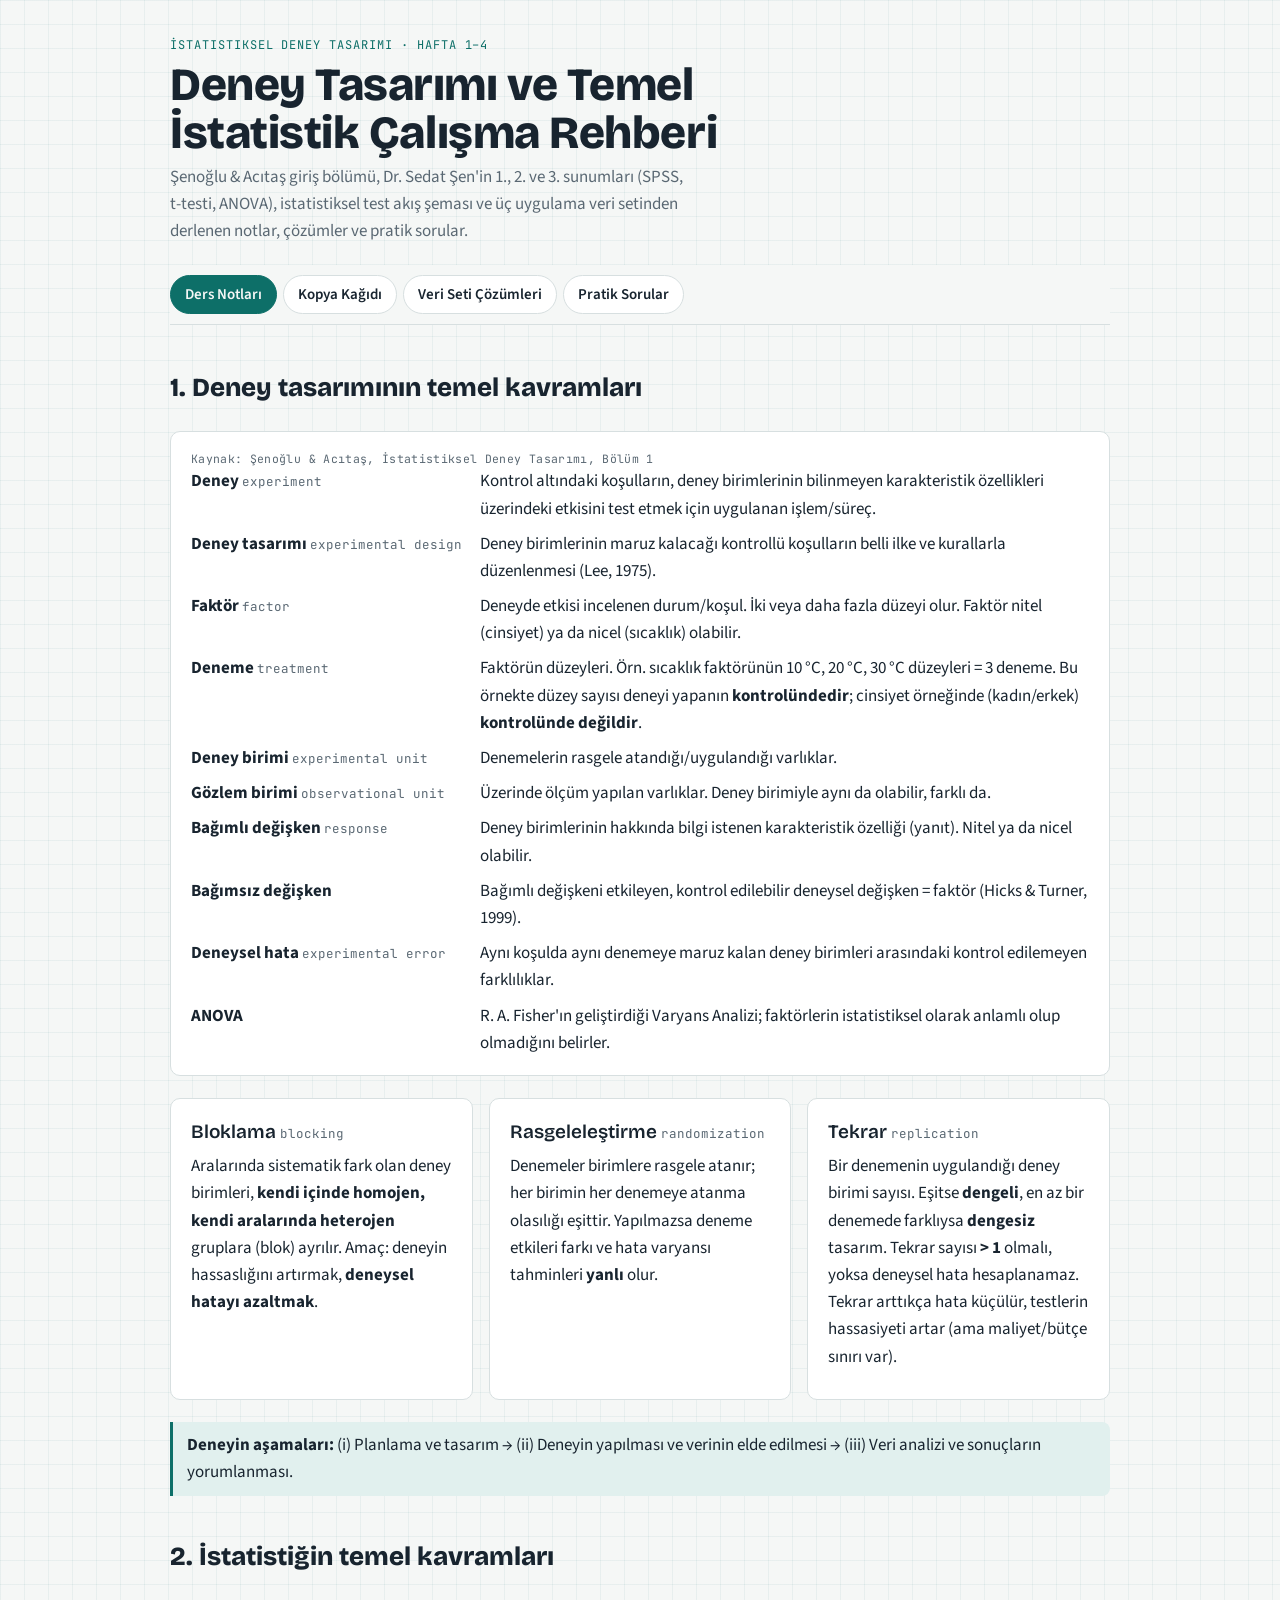
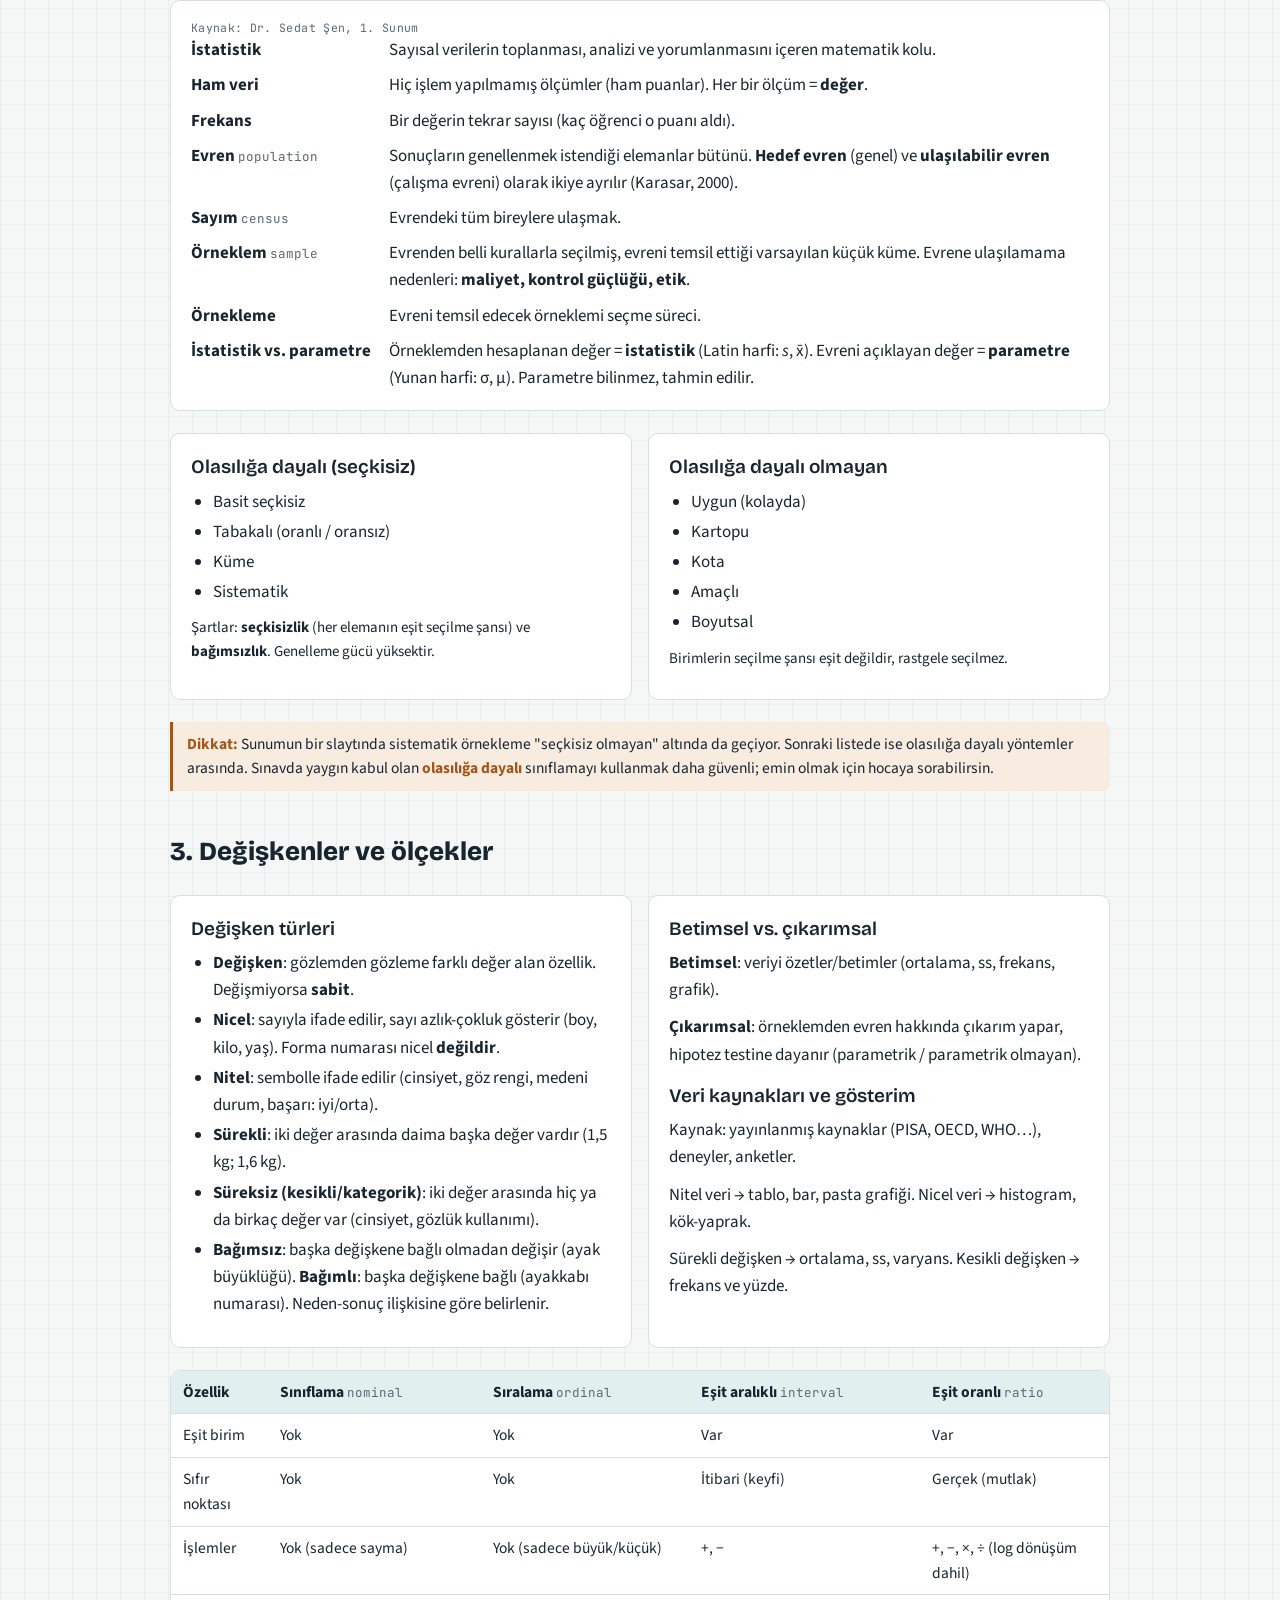
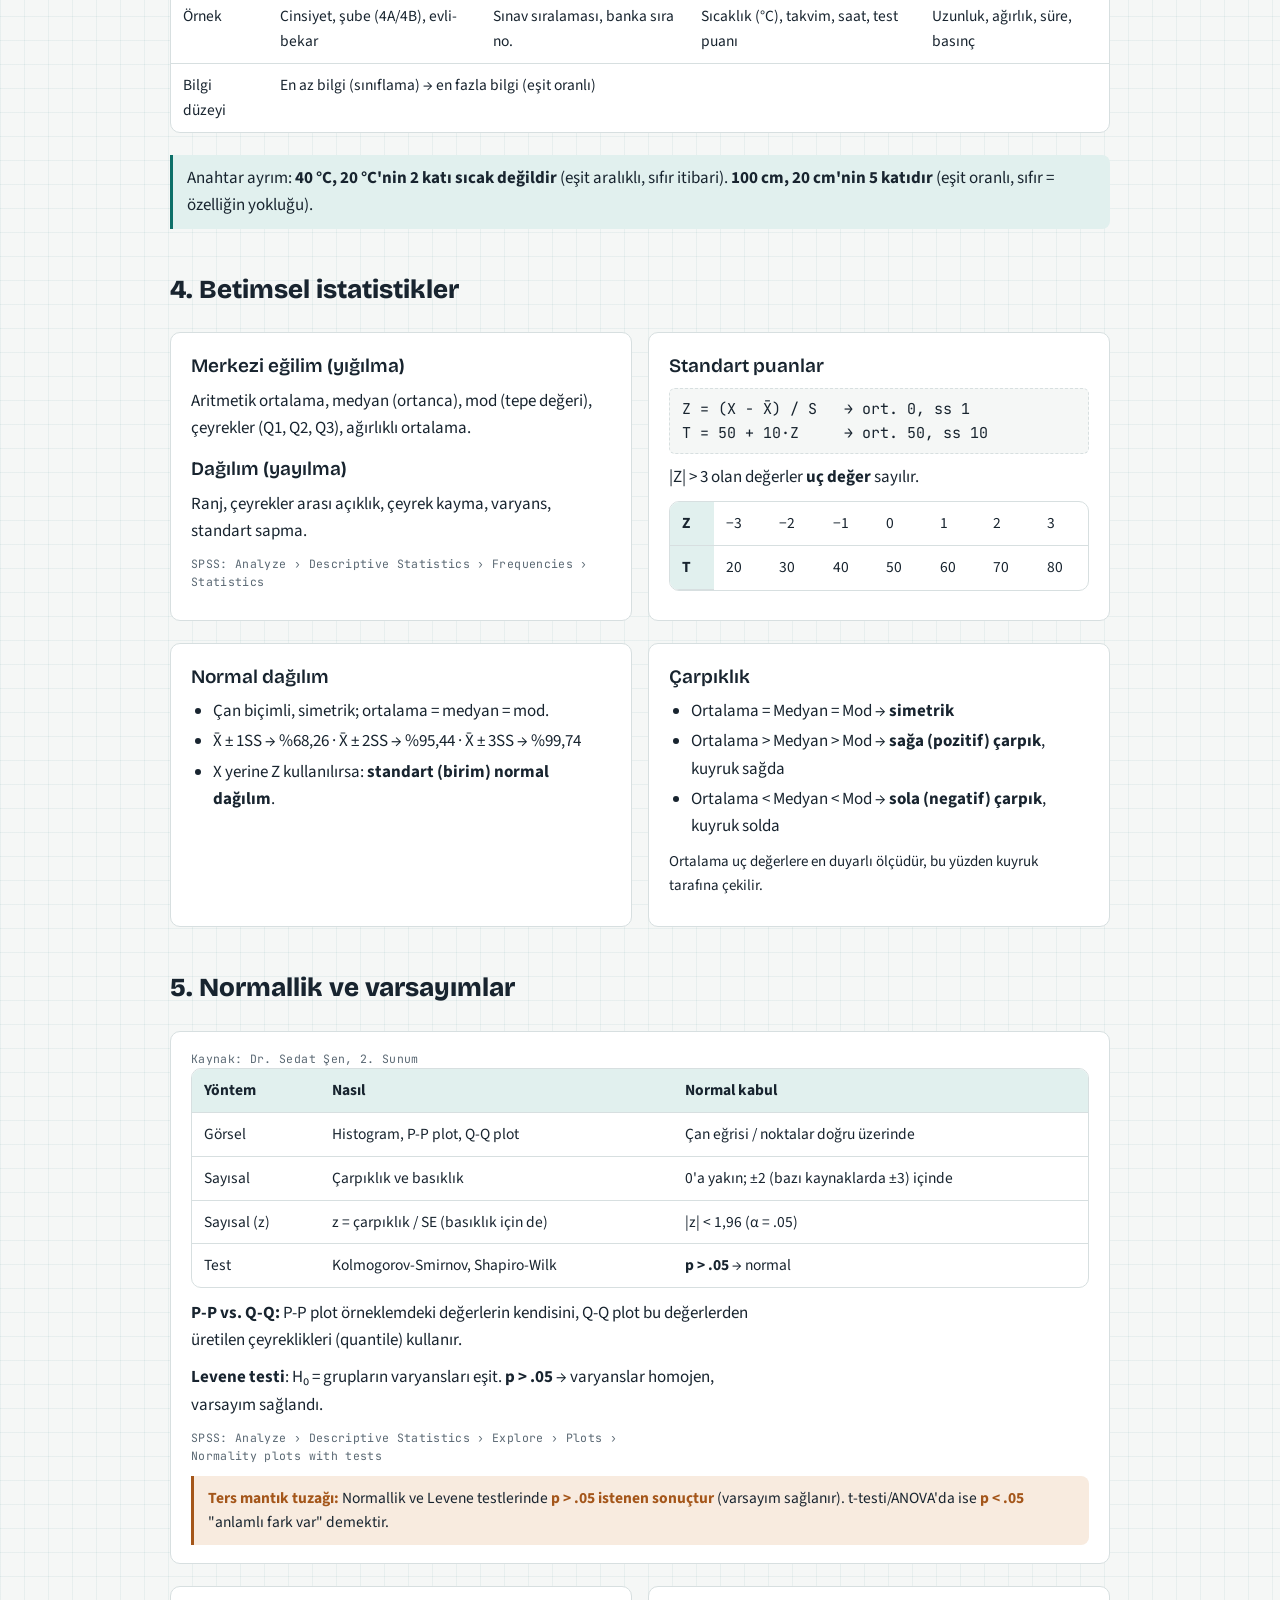
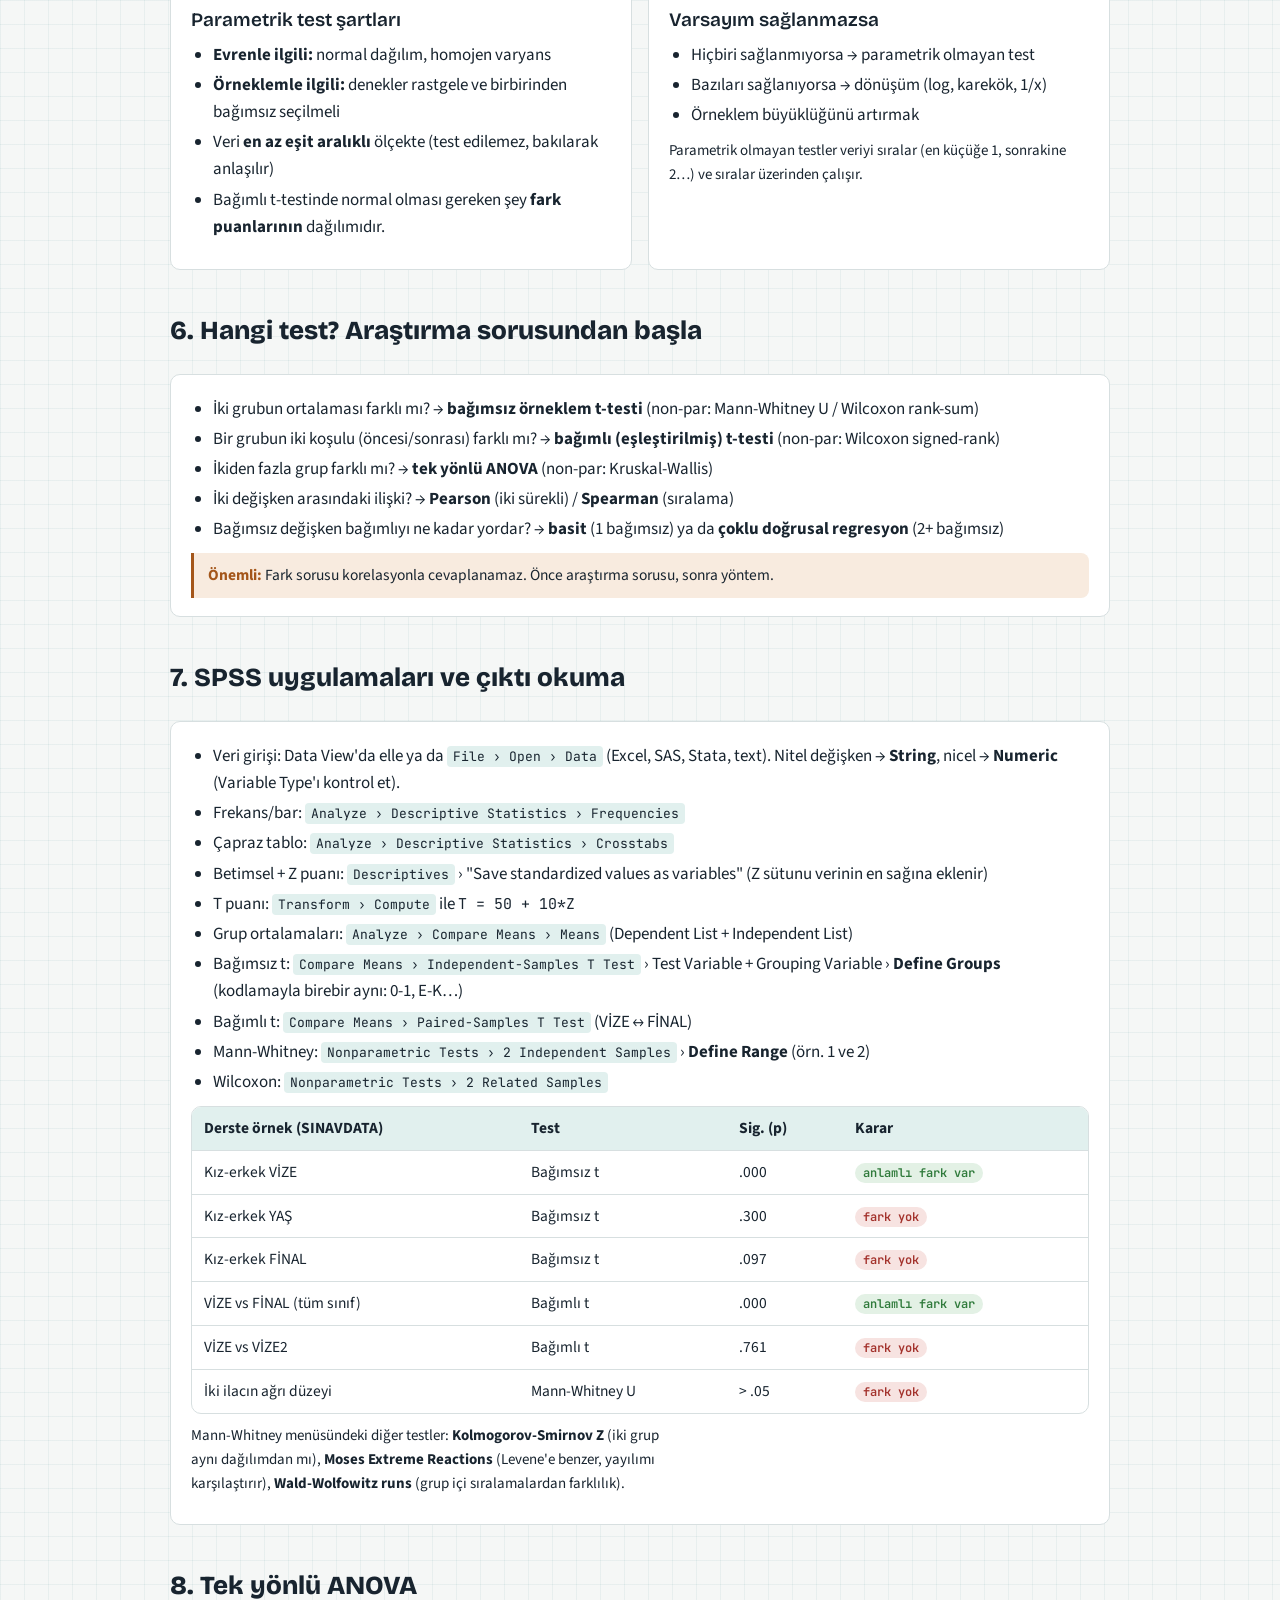
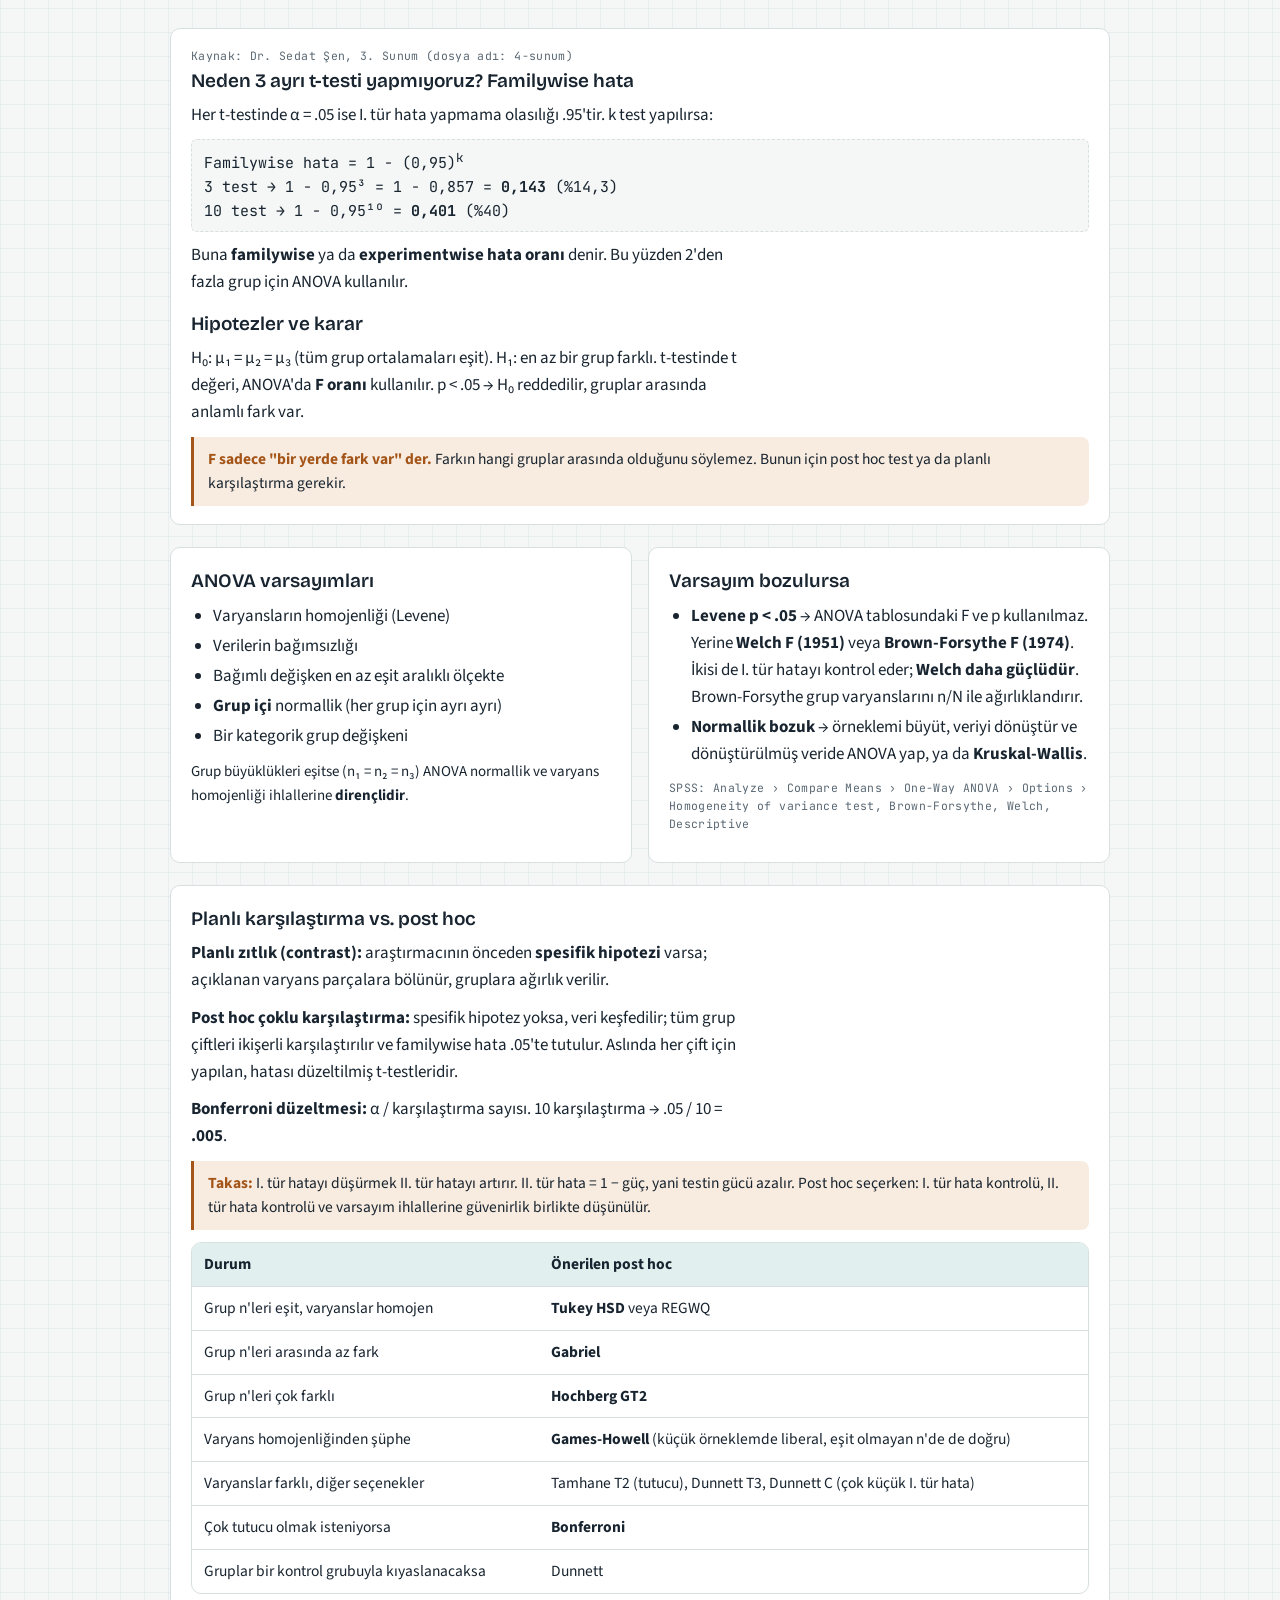
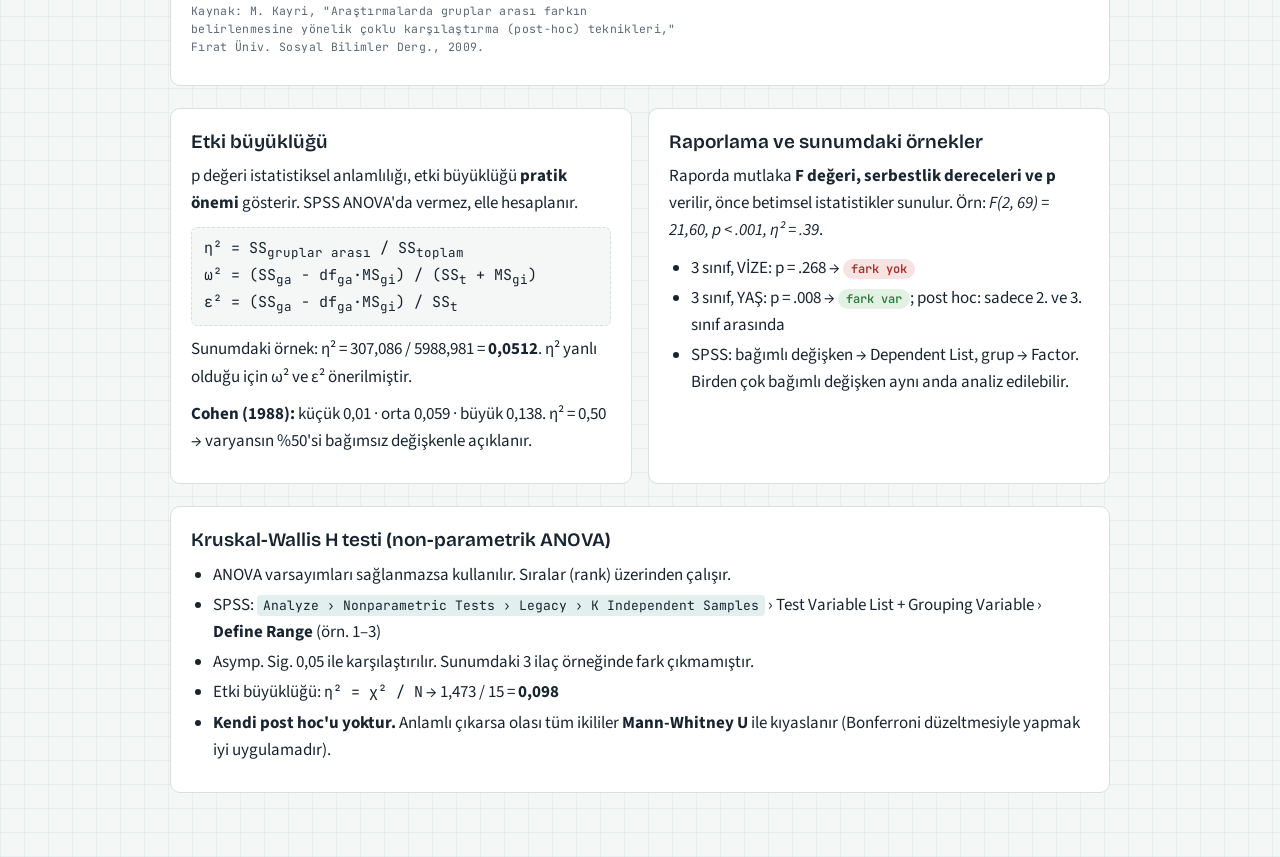
<file: deney_tasarim/index.html>
<!doctype html><html><head><meta charset=utf8><meta name=viewport content="width=device-width,initial-scale=1,viewport-fit=cover"><style>:root{color-scheme:light;box-sizing:border-box;padding-top:env(safe-area-inset-top,0px);padding-bottom:env(safe-area-inset-bottom,0px)}html{scroll-padding-top:env(safe-area-inset-top,0px)}body{margin:0;padding:0;font:14px -apple-system,BlinkMacSystemFont,sans-serif;background:#fff;color:#000}img{max-width:100%}[hidden]:not([hidden=until-found i]){display:none!important}</style></head><body>
<title>Deney Tasarımı Çalışma Rehberi</title>
<link rel="preconnect" href="https://fonts.googleapis.com">
<link rel="stylesheet" href="https://fonts.googleapis.com/css2?family=Bricolage+Grotesque:opsz,wght@12..96,600;12..96,800&family=Source+Sans+3:ital,wght@0,400;0,600;0,700;1,400&family=JetBrains+Mono:wght@400;600&display=swap">
<style>
:root{
  --paper:#f5f7f6; --card:#ffffff; --ink:#18242f; --muted:#5a6873; --line:#d7dfe0;
  --accent:#0d6f68; --accent-soft:#e1f0ee; --warn:#a4561a; --warn-soft:#f8ebdf;
  --good:#2f7a3b; --good-soft:#e3f1e5; --bad:#a3322c; --bad-soft:#f7e3e1;
  --grid:rgba(13,111,104,.06);
  --display:"Bricolage Grotesque",ui-sans-serif,system-ui,sans-serif;
  --body:"Source Sans 3",ui-sans-serif,system-ui,-apple-system,"Segoe UI",sans-serif;
  --mono:"JetBrains Mono",ui-monospace,Menlo,Consolas,monospace;
}
@media (prefers-color-scheme: dark){
  :root:not([data-theme="light"]){
    color-scheme:dark;
    --paper:#10171c; --card:#172128; --ink:#e4ecee; --muted:#9aabb3; --line:#2a3842;
    --accent:#4fc2b6; --accent-soft:#16312f; --warn:#e7a066; --warn-soft:#3a2716;
    --good:#7ccc88; --good-soft:#1a3120; --bad:#ef8a82; --bad-soft:#3a1d1b;
    --grid:rgba(79,194,182,.05);
  }
}
:root[data-theme="dark"]{
  color-scheme:dark;
  --paper:#10171c; --card:#172128; --ink:#e4ecee; --muted:#9aabb3; --line:#2a3842;
  --accent:#4fc2b6; --accent-soft:#16312f; --warn:#e7a066; --warn-soft:#3a2716;
  --good:#7ccc88; --good-soft:#1a3120; --bad:#ef8a82; --bad-soft:#3a1d1b;
  --grid:rgba(79,194,182,.05);
}
*{box-sizing:border-box}
body{
  margin:0;background:var(--paper);color:var(--ink);font-family:var(--body);font-size:17px;line-height:1.6;
  background-image:linear-gradient(var(--grid) 1px,transparent 1px),linear-gradient(90deg,var(--grid) 1px,transparent 1px);
  background-size:24px 24px;
}
.wrap{max-width:980px;margin:0 auto;padding-inline:20px;padding-block:28px 64px}
header.top{display:grid;gap:6px;padding-block:8px 20px}
.eyebrow{font-family:var(--mono);font-size:12px;letter-spacing:.08em;text-transform:uppercase;color:var(--accent)}
h1{font-family:var(--display);font-weight:800;font-size:clamp(30px,5vw,46px);line-height:1.05;margin:0;text-wrap:balance;letter-spacing:-.01em}
.lead{color:var(--muted);margin:0;max-width:65ch}
nav.tabs{position:sticky;top:env(safe-area-inset-top,0px);z-index:5;background:var(--paper);display:flex;gap:6px;flex-wrap:wrap;padding-block:10px;border-bottom:1px solid var(--line);margin-bottom:24px}
nav.tabs button{font:600 15px var(--body);border:1px solid var(--line);background:var(--card);color:var(--ink);padding:8px 14px;border-radius:999px;cursor:pointer}
nav.tabs button[aria-selected="true"]{background:var(--accent);border-color:var(--accent);color:var(--paper)}
nav.tabs button:focus-visible,button:focus-visible,summary:focus-visible{outline:2px solid var(--accent);outline-offset:2px}
section.panel{display:grid;gap:22px}
h2{font-family:var(--display);font-weight:800;font-size:26px;margin:18px 0 0;text-wrap:balance}
h3{font-family:var(--display);font-weight:600;font-size:19px;margin:0 0 6px;text-wrap:balance}
p{margin:0 0 10px;max-width:70ch}
ul,ol{margin:0 0 10px;padding-left:22px}
li{margin:3px 0}
.src{font-family:var(--mono);font-size:11.5px;color:var(--muted);letter-spacing:.03em}
.block{background:var(--card);border:1px solid var(--line);border-radius:10px;padding:18px 20px}
.two{display:grid;grid-template-columns:repeat(auto-fit,minmax(280px,1fr));gap:16px}
dl.terms{display:grid;grid-template-columns:minmax(140px,max-content) 1fr;gap:8px 18px;margin:0}
dl.terms dt{font-weight:700}
dl.terms dd{margin:0}
@media (max-width:560px){dl.terms{grid-template-columns:1fr}dl.terms dd{margin-bottom:6px}}
.en{font-family:var(--mono);font-size:12.5px;color:var(--muted);font-weight:400}
.note{border-left:3px solid var(--warn);background:var(--warn-soft);padding:10px 14px;border-radius:0 8px 8px 0;font-size:15.5px}
.note b{color:var(--warn)}
.key{border-left:3px solid var(--accent);background:var(--accent-soft);padding:10px 14px;border-radius:0 8px 8px 0}
.tbl{overflow-x:auto;border:1px solid var(--line);border-radius:10px;background:var(--card)}
table{border-collapse:collapse;width:100%;font-size:15.5px;font-variant-numeric:tabular-nums}
th,td{padding:9px 12px;border-bottom:1px solid var(--line);text-align:left;vertical-align:top}
th{font-weight:700;background:var(--accent-soft)}
tr:last-child td{border-bottom:0}
code,.mono{font-family:var(--mono);font-size:.88em}
.path{font-family:var(--mono);font-size:13px;background:var(--accent-soft);color:var(--ink);padding:2px 6px;border-radius:4px;white-space:normal}
.formula{font-family:var(--mono);font-size:15px;background:var(--paper);border:1px dashed var(--line);border-radius:6px;padding:8px 12px;margin:6px 0 10px;overflow-x:auto}
.pill{display:inline-block;font:600 12px var(--mono);padding:2px 8px;border-radius:999px}
.pill.g{background:var(--good-soft);color:var(--good)}
.pill.r{background:var(--bad-soft);color:var(--bad)}
/* decision tree */
.tree{display:grid;gap:14px}
.q{font-weight:700}
.branch{display:grid;gap:8px;margin-left:10px;padding-left:16px;border-left:2px solid var(--line)}
.leaf{display:flex;flex-wrap:wrap;gap:8px;align-items:baseline}
.leaf .cond{color:var(--muted);font-size:15px}
.test{font-weight:700;color:var(--accent)}
.post{font-size:14px;color:var(--muted)}
/* quiz */
.score{font-family:var(--mono);font-size:14px;color:var(--muted)}
.qcard{background:var(--card);border:1px solid var(--line);border-radius:10px;padding:16px 18px}
.qcard .qn{font-family:var(--mono);font-size:12px;color:var(--accent);letter-spacing:.05em}
.qcard .qt{font-weight:600;margin:4px 0 10px}
.opts{display:grid;gap:6px}
.opts button{text-align:left;font:16px var(--body);color:var(--ink);background:var(--paper);border:1px solid var(--line);border-radius:8px;padding:8px 12px;cursor:pointer}
.opts button:hover:not(:disabled){border-color:var(--accent)}
.opts button:disabled{cursor:default}
.opts button.right{background:var(--good-soft);border-color:var(--good)}
.opts button.wrong{background:var(--bad-soft);border-color:var(--bad)}
.expl{margin-top:10px;font-size:15.5px;border-top:1px solid var(--line);padding-top:10px}
details.work{background:var(--card);border:1px solid var(--line);border-radius:10px;padding:14px 18px}
details.work summary{cursor:pointer;font-weight:700;color:var(--accent)}
details.work[open] summary{margin-bottom:10px}
.btn{font:600 14px var(--body);border:1px solid var(--line);background:var(--card);color:var(--ink);padding:7px 12px;border-radius:8px;cursor:pointer}
.row{display:flex;gap:10px;flex-wrap:wrap;align-items:center;justify-content:space-between}
@media (prefers-reduced-motion:no-preference){.opts button{transition:background .15s,border-color .15s}}
</style>

<div class="wrap">
  <header class="top">
    <div class="eyebrow">İstatistiksel Deney Tasarımı · Hafta 1–4</div>
    <h1>Deney Tasarımı ve Temel İstatistik Çalışma Rehberi</h1>
    <p class="lead">Şenoğlu &amp; Acıtaş giriş bölümü, Dr. Sedat Şen'in 1., 2. ve 3. sunumları (SPSS, t-testi, ANOVA), istatistiksel test akış şeması ve üç uygulama veri setinden derlenen notlar, çözümler ve pratik sorular.</p>
  </header>

  <nav class="tabs" role="tablist">
    <button role="tab" id="tab-notlar" aria-selected="true" data-t="notlar">Ders Notları</button>
    <button role="tab" id="tab-kopya" aria-selected="false" data-t="kopya">Kopya Kağıdı</button>
    <button role="tab" id="tab-veri" aria-selected="false" data-t="veri">Veri Seti Çözümleri</button>
    <button role="tab" id="tab-sorular" aria-selected="false" data-t="sorular">Pratik Sorular</button>
  </nav>

  <!-- ================= NOTLAR ================= -->
  <section class="panel" id="notlar" role="tabpanel">

    <h2>1. Deney tasarımının temel kavramları</h2>
    <div class="block">
      <div class="src">Kaynak: Şenoğlu &amp; Acıtaş, İstatistiksel Deney Tasarımı, Bölüm 1</div>
      <dl class="terms">
        <dt>Deney <span class="en">experiment</span></dt>
        <dd>Kontrol altındaki koşulların, deney birimlerinin bilinmeyen karakteristik özellikleri üzerindeki etkisini test etmek için uygulanan işlem/süreç.</dd>
        <dt>Deney tasarımı <span class="en">experimental design</span></dt>
        <dd>Deney birimlerinin maruz kalacağı kontrollü koşulların belli ilke ve kurallarla düzenlenmesi (Lee, 1975).</dd>
        <dt>Faktör <span class="en">factor</span></dt>
        <dd>Deneyde etkisi incelenen durum/koşul. İki veya daha fazla düzeyi olur. Faktör nitel (cinsiyet) ya da nicel (sıcaklık) olabilir.</dd>
        <dt>Deneme <span class="en">treatment</span></dt>
        <dd>Faktörün düzeyleri. Örn. sıcaklık faktörünün 10 °C, 20 °C, 30 °C düzeyleri = 3 deneme. Bu örnekte düzey sayısı deneyi yapanın <b>kontrolündedir</b>; cinsiyet örneğinde (kadın/erkek) <b>kontrolünde değildir</b>.</dd>
        <dt>Deney birimi <span class="en">experimental unit</span></dt>
        <dd>Denemelerin rasgele atandığı/uygulandığı varlıklar.</dd>
        <dt>Gözlem birimi <span class="en">observational unit</span></dt>
        <dd>Üzerinde ölçüm yapılan varlıklar. Deney birimiyle aynı da olabilir, farklı da.</dd>
        <dt>Bağımlı değişken <span class="en">response</span></dt>
        <dd>Deney birimlerinin hakkında bilgi istenen karakteristik özelliği (yanıt). Nitel ya da nicel olabilir.</dd>
        <dt>Bağımsız değişken</dt>
        <dd>Bağımlı değişkeni etkileyen, kontrol edilebilir deneysel değişken = faktör (Hicks &amp; Turner, 1999).</dd>
        <dt>Deneysel hata <span class="en">experimental error</span></dt>
        <dd>Aynı koşulda aynı denemeye maruz kalan deney birimleri arasındaki kontrol edilemeyen farklılıklar.</dd>
        <dt>ANOVA</dt>
        <dd>R. A. Fisher'ın geliştirdiği Varyans Analizi; faktörlerin istatistiksel olarak anlamlı olup olmadığını belirler.</dd>
      </dl>
    </div>

    <div class="two">
      <div class="block">
        <h3>Bloklama <span class="en">blocking</span></h3>
        <p>Aralarında sistematik fark olan deney birimleri, <b>kendi içinde homojen, kendi aralarında heterojen</b> gruplara (blok) ayrılır. Amaç: deneyin hassaslığını artırmak, <b>deneysel hatayı azaltmak</b>.</p>
      </div>
      <div class="block">
        <h3>Rasgeleleştirme <span class="en">randomization</span></h3>
        <p>Denemeler birimlere rasgele atanır; her birimin her denemeye atanma olasılığı eşittir. Yapılmazsa deneme etkileri farkı ve hata varyansı tahminleri <b>yanlı</b> olur.</p>
      </div>
      <div class="block">
        <h3>Tekrar <span class="en">replication</span></h3>
        <p>Bir denemenin uygulandığı deney birimi sayısı. Eşitse <b>dengeli</b>, en az bir denemede farklıysa <b>dengesiz</b> tasarım. Tekrar sayısı <b>&gt; 1</b> olmalı, yoksa deneysel hata hesaplanamaz. Tekrar arttıkça hata küçülür, testlerin hassasiyeti artar (ama maliyet/bütçe sınırı var).</p>
      </div>
    </div>
    <div class="key"><b>Deneyin aşamaları:</b> (i) Planlama ve tasarım → (ii) Deneyin yapılması ve verinin elde edilmesi → (iii) Veri analizi ve sonuçların yorumlanması.</div>

    <h2>2. İstatistiğin temel kavramları</h2>
    <div class="block">
      <div class="src">Kaynak: Dr. Sedat Şen, 1. Sunum</div>
      <dl class="terms">
        <dt>İstatistik</dt><dd>Sayısal verilerin toplanması, analizi ve yorumlanmasını içeren matematik kolu.</dd>
        <dt>Ham veri</dt><dd>Hiç işlem yapılmamış ölçümler (ham puanlar). Her bir ölçüm = <b>değer</b>.</dd>
        <dt>Frekans</dt><dd>Bir değerin tekrar sayısı (kaç öğrenci o puanı aldı).</dd>
        <dt>Evren <span class="en">population</span></dt><dd>Sonuçların genellenmek istendiği elemanlar bütünü. <b>Hedef evren</b> (genel) ve <b>ulaşılabilir evren</b> (çalışma evreni) olarak ikiye ayrılır (Karasar, 2000).</dd>
        <dt>Sayım <span class="en">census</span></dt><dd>Evrendeki tüm bireylere ulaşmak.</dd>
        <dt>Örneklem <span class="en">sample</span></dt><dd>Evrenden belli kurallarla seçilmiş, evreni temsil ettiği varsayılan küçük küme. Evrene ulaşılamama nedenleri: <b>maliyet, kontrol güçlüğü, etik</b>.</dd>
        <dt>Örnekleme</dt><dd>Evreni temsil edecek örneklemi seçme süreci.</dd>
        <dt>İstatistik vs. parametre</dt><dd>Örneklemden hesaplanan değer = <b>istatistik</b> (Latin harfi: <i>s</i>, x̄). Evreni açıklayan değer = <b>parametre</b> (Yunan harfi: σ, μ). Parametre bilinmez, tahmin edilir.</dd>
      </dl>
    </div>

    <div class="two">
      <div class="block">
        <h3>Olasılığa dayalı (seçkisiz)</h3>
        <ul><li>Basit seçkisiz</li><li>Tabakalı (oranlı / oransız)</li><li>Küme</li><li>Sistematik</li></ul>
        <p style="font-size:15px">Şartlar: <b>seçkisizlik</b> (her elemanın eşit seçilme şansı) ve <b>bağımsızlık</b>. Genelleme gücü yüksektir.</p>
      </div>
      <div class="block">
        <h3>Olasılığa dayalı olmayan</h3>
        <ul><li>Uygun (kolayda)</li><li>Kartopu</li><li>Kota</li><li>Amaçlı</li><li>Boyutsal</li></ul>
        <p style="font-size:15px">Birimlerin seçilme şansı eşit değildir, rastgele seçilmez.</p>
      </div>
    </div>
    <div class="note"><b>Dikkat:</b> Sunumun bir slaytında sistematik örnekleme "seçkisiz olmayan" altında da geçiyor. Sonraki listede ise olasılığa dayalı yöntemler arasında. Sınavda yaygın kabul olan <b>olasılığa dayalı</b> sınıflamayı kullanmak daha güvenli; emin olmak için hocaya sorabilirsin.</div>

    <h2>3. Değişkenler ve ölçekler</h2>
    <div class="two">
      <div class="block">
        <h3>Değişken türleri</h3>
        <ul>
          <li><b>Değişken</b>: gözlemden gözleme farklı değer alan özellik. Değişmiyorsa <b>sabit</b>.</li>
          <li><b>Nicel</b>: sayıyla ifade edilir, sayı azlık-çokluk gösterir (boy, kilo, yaş). Forma numarası nicel <b>değildir</b>.</li>
          <li><b>Nitel</b>: sembolle ifade edilir (cinsiyet, göz rengi, medeni durum, başarı: iyi/orta).</li>
          <li><b>Sürekli</b>: iki değer arasında daima başka değer vardır (1,5 kg; 1,6 kg).</li>
          <li><b>Süreksiz (kesikli/kategorik)</b>: iki değer arasında hiç ya da birkaç değer var (cinsiyet, gözlük kullanımı).</li>
          <li><b>Bağımsız</b>: başka değişkene bağlı olmadan değişir (ayak büyüklüğü). <b>Bağımlı</b>: başka değişkene bağlı (ayakkabı numarası). Neden-sonuç ilişkisine göre belirlenir.</li>
        </ul>
      </div>
      <div class="block">
        <h3>Betimsel vs. çıkarımsal</h3>
        <p><b>Betimsel</b>: veriyi özetler/betimler (ortalama, ss, frekans, grafik).</p>
        <p><b>Çıkarımsal</b>: örneklemden evren hakkında çıkarım yapar, hipotez testine dayanır (parametrik / parametrik olmayan).</p>
        <h3 style="margin-top:12px">Veri kaynakları ve gösterim</h3>
        <p>Kaynak: yayınlanmış kaynaklar (PISA, OECD, WHO…), deneyler, anketler.</p>
        <p>Nitel veri → tablo, bar, pasta grafiği. Nicel veri → histogram, kök-yaprak.</p>
        <p>Sürekli değişken → ortalama, ss, varyans. Kesikli değişken → frekans ve yüzde.</p>
      </div>
    </div>

    <div class="tbl">
      <table>
        <thead><tr><th>Özellik</th><th>Sınıflama <span class="en">nominal</span></th><th>Sıralama <span class="en">ordinal</span></th><th>Eşit aralıklı <span class="en">interval</span></th><th>Eşit oranlı <span class="en">ratio</span></th></tr></thead>
        <tbody>
          <tr><td>Eşit birim</td><td>Yok</td><td>Yok</td><td>Var</td><td>Var</td></tr>
          <tr><td>Sıfır noktası</td><td>Yok</td><td>Yok</td><td>İtibari (keyfi)</td><td>Gerçek (mutlak)</td></tr>
          <tr><td>İşlemler</td><td>Yok (sadece sayma)</td><td>Yok (sadece büyük/küçük)</td><td>+, −</td><td>+, −, ×, ÷ (log dönüşüm dahil)</td></tr>
          <tr><td>Örnek</td><td>Cinsiyet, şube (4A/4B), evli-bekar</td><td>Sınav sıralaması, banka sıra no.</td><td>Sıcaklık (°C), takvim, saat, test puanı</td><td>Uzunluk, ağırlık, süre, basınç</td></tr>
          <tr><td>Bilgi düzeyi</td><td colspan="4">En az bilgi (sınıflama) → en fazla bilgi (eşit oranlı)</td></tr>
        </tbody>
      </table>
    </div>
    <div class="key">Anahtar ayrım: <b>40 °C, 20 °C'nin 2 katı sıcak değildir</b> (eşit aralıklı, sıfır itibari). <b>100 cm, 20 cm'nin 5 katıdır</b> (eşit oranlı, sıfır = özelliğin yokluğu).</div>

    <h2>4. Betimsel istatistikler</h2>
    <div class="two">
      <div class="block">
        <h3>Merkezi eğilim (yığılma)</h3>
        <p>Aritmetik ortalama, medyan (ortanca), mod (tepe değeri), çeyrekler (Q1, Q2, Q3), ağırlıklı ortalama.</p>
        <h3 style="margin-top:12px">Dağılım (yayılma)</h3>
        <p>Ranj, çeyrekler arası açıklık, çeyrek kayma, varyans, standart sapma.</p>
        <p class="src">SPSS: Analyze › Descriptive Statistics › Frequencies › Statistics</p>
      </div>
      <div class="block">
        <h3>Standart puanlar</h3>
        <div class="formula">Z = (X − X̄) / S&nbsp;&nbsp;&nbsp;→ ort. 0, ss 1<br>T = 50 + 10·Z&nbsp;&nbsp;&nbsp;&nbsp;&nbsp;→ ort. 50, ss 10</div>
        <p>|Z| &gt; 3 olan değerler <b>uç değer</b> sayılır.</p>
        <div class="tbl"><table><tr><th>Z</th><td>−3</td><td>−2</td><td>−1</td><td>0</td><td>1</td><td>2</td><td>3</td></tr><tr><th>T</th><td>20</td><td>30</td><td>40</td><td>50</td><td>60</td><td>70</td><td>80</td></tr></table></div>
      </div>
    </div>

    <div class="two">
      <div class="block">
        <h3>Normal dağılım</h3>
        <ul>
          <li>Çan biçimli, simetrik; ortalama = medyan = mod.</li>
          <li>X̄ ± 1SS → %68,26 · X̄ ± 2SS → %95,44 · X̄ ± 3SS → %99,74</li>
          <li>X yerine Z kullanılırsa: <b>standart (birim) normal dağılım</b>.</li>
        </ul>
      </div>
      <div class="block">
        <h3>Çarpıklık</h3>
        <ul>
          <li>Ortalama = Medyan = Mod → <b>simetrik</b></li>
          <li>Ortalama &gt; Medyan &gt; Mod → <b>sağa (pozitif) çarpık</b>, kuyruk sağda</li>
          <li>Ortalama &lt; Medyan &lt; Mod → <b>sola (negatif) çarpık</b>, kuyruk solda</li>
        </ul>
        <p style="font-size:15px">Ortalama uç değerlere en duyarlı ölçüdür, bu yüzden kuyruk tarafına çekilir.</p>
      </div>
    </div>

    <h2>5. Normallik ve varsayımlar</h2>
    <div class="block">
      <div class="src">Kaynak: Dr. Sedat Şen, 2. Sunum</div>
      <div class="tbl" style="margin-bottom:12px"><table>
        <thead><tr><th>Yöntem</th><th>Nasıl</th><th>Normal kabul</th></tr></thead>
        <tbody>
          <tr><td>Görsel</td><td>Histogram, P-P plot, Q-Q plot</td><td>Çan eğrisi / noktalar doğru üzerinde</td></tr>
          <tr><td>Sayısal</td><td>Çarpıklık ve basıklık</td><td>0'a yakın; ±2 (bazı kaynaklarda ±3) içinde</td></tr>
          <tr><td>Sayısal (z)</td><td>z = çarpıklık / SE (basıklık için de)</td><td>|z| &lt; 1,96 (α = .05)</td></tr>
          <tr><td>Test</td><td>Kolmogorov-Smirnov, Shapiro-Wilk</td><td><b>p &gt; .05</b> → normal</td></tr>
        </tbody>
      </table></div>
      <p><b>P-P vs. Q-Q:</b> P-P plot örneklemdeki değerlerin kendisini, Q-Q plot bu değerlerden üretilen çeyreklikleri (quantile) kullanır.</p>
      <p><b>Levene testi</b>: H₀ = grupların varyansları eşit. <b>p &gt; .05</b> → varyanslar homojen, varsayım sağlandı.</p>
      <p class="src">SPSS: Analyze › Descriptive Statistics › Explore › Plots › Normality plots with tests</p>
      <div class="note"><b>Ters mantık tuzağı:</b> Normallik ve Levene testlerinde <b>p &gt; .05 istenen sonuçtur</b> (varsayım sağlanır). t-testi/ANOVA'da ise <b>p &lt; .05</b> "anlamlı fark var" demektir.</div>
    </div>

    <div class="two">
      <div class="block">
        <h3>Parametrik test şartları</h3>
        <ul>
          <li><b>Evrenle ilgili:</b> normal dağılım, homojen varyans</li>
          <li><b>Örneklemle ilgili:</b> denekler rastgele ve birbirinden bağımsız seçilmeli</li>
          <li>Veri <b>en az eşit aralıklı</b> ölçekte (test edilemez, bakılarak anlaşılır)</li>
          <li>Bağımlı t-testinde normal olması gereken şey <b>fark puanlarının</b> dağılımıdır.</li>
        </ul>
      </div>
      <div class="block">
        <h3>Varsayım sağlanmazsa</h3>
        <ul>
          <li>Hiçbiri sağlanmıyorsa → parametrik olmayan test</li>
          <li>Bazıları sağlanıyorsa → dönüşüm (log, karekök, 1/x)</li>
          <li>Örneklem büyüklüğünü artırmak</li>
        </ul>
        <p style="font-size:15px">Parametrik olmayan testler veriyi sıralar (en küçüğe 1, sonrakine 2…) ve sıralar üzerinden çalışır.</p>
      </div>
    </div>

    <h2>6. Hangi test? Araştırma sorusundan başla</h2>
    <div class="block">
      <ul>
        <li>İki grubun ortalaması farklı mı? → <b>bağımsız örneklem t-testi</b> (non-par: Mann-Whitney U / Wilcoxon rank-sum)</li>
        <li>Bir grubun iki koşulu (öncesi/sonrası) farklı mı? → <b>bağımlı (eşleştirilmiş) t-testi</b> (non-par: Wilcoxon signed-rank)</li>
        <li>İkiden fazla grup farklı mı? → <b>tek yönlü ANOVA</b> (non-par: Kruskal-Wallis)</li>
        <li>İki değişken arasındaki ilişki? → <b>Pearson</b> (iki sürekli) / <b>Spearman</b> (sıralama)</li>
        <li>Bağımsız değişken bağımlıyı ne kadar yordar? → <b>basit</b> (1 bağımsız) ya da <b>çoklu doğrusal regresyon</b> (2+ bağımsız)</li>
      </ul>
      <div class="note"><b>Önemli:</b> Fark sorusu korelasyonla cevaplanamaz. Önce araştırma sorusu, sonra yöntem.</div>
    </div>

    <h2>7. SPSS uygulamaları ve çıktı okuma</h2>
    <div class="block">
      <ul>
        <li>Veri girişi: Data View'da elle ya da <span class="path">File › Open › Data</span> (Excel, SAS, Stata, text). Nitel değişken → <b>String</b>, nicel → <b>Numeric</b> (Variable Type'ı kontrol et).</li>
        <li>Frekans/bar: <span class="path">Analyze › Descriptive Statistics › Frequencies</span></li>
        <li>Çapraz tablo: <span class="path">Analyze › Descriptive Statistics › Crosstabs</span></li>
        <li>Betimsel + Z puanı: <span class="path">Descriptives</span> › "Save standardized values as variables" (Z sütunu verinin en sağına eklenir)</li>
        <li>T puanı: <span class="path">Transform › Compute</span> ile <code>T = 50 + 10*Z</code></li>
        <li>Grup ortalamaları: <span class="path">Analyze › Compare Means › Means</span> (Dependent List + Independent List)</li>
        <li>Bağımsız t: <span class="path">Compare Means › Independent-Samples T Test</span> › Test Variable + Grouping Variable › <b>Define Groups</b> (kodlamayla birebir aynı: 0-1, E-K…)</li>
        <li>Bağımlı t: <span class="path">Compare Means › Paired-Samples T Test</span> (VİZE ↔ FİNAL)</li>
        <li>Mann-Whitney: <span class="path">Nonparametric Tests › 2 Independent Samples</span> › <b>Define Range</b> (örn. 1 ve 2)</li>
        <li>Wilcoxon: <span class="path">Nonparametric Tests › 2 Related Samples</span></li>
      </ul>
      <div class="tbl" style="margin-top:10px"><table>
        <thead><tr><th>Derste örnek (SINAVDATA)</th><th>Test</th><th>Sig. (p)</th><th>Karar</th></tr></thead>
        <tbody>
          <tr><td>Kız-erkek VİZE</td><td>Bağımsız t</td><td>.000</td><td><span class="pill g">anlamlı fark var</span></td></tr>
          <tr><td>Kız-erkek YAŞ</td><td>Bağımsız t</td><td>.300</td><td><span class="pill r">fark yok</span></td></tr>
          <tr><td>Kız-erkek FİNAL</td><td>Bağımsız t</td><td>.097</td><td><span class="pill r">fark yok</span></td></tr>
          <tr><td>VİZE vs FİNAL (tüm sınıf)</td><td>Bağımlı t</td><td>.000</td><td><span class="pill g">anlamlı fark var</span></td></tr>
          <tr><td>VİZE vs VİZE2</td><td>Bağımlı t</td><td>.761</td><td><span class="pill r">fark yok</span></td></tr>
          <tr><td>İki ilacın ağrı düzeyi</td><td>Mann-Whitney U</td><td>&gt; .05</td><td><span class="pill r">fark yok</span></td></tr>
        </tbody>
      </table></div>
      <p style="margin-top:10px;font-size:15px">Mann-Whitney menüsündeki diğer testler: <b>Kolmogorov-Smirnov Z</b> (iki grup aynı dağılımdan mı), <b>Moses Extreme Reactions</b> (Levene'e benzer, yayılımı karşılaştırır), <b>Wald-Wolfowitz runs</b> (grup içi sıralamalardan farklılık).</p>
    </div>

    <h2>8. Tek yönlü ANOVA</h2>
    <div class="block">
      <div class="src">Kaynak: Dr. Sedat Şen, 3. Sunum (dosya adı: 4-sunum)</div>
      <h3>Neden 3 ayrı t-testi yapmıyoruz? Familywise hata</h3>
      <p>Her t-testinde α = .05 ise I. tür hata yapmama olasılığı .95'tir. k test yapılırsa:</p>
      <div class="formula">Familywise hata = 1 − (0,95)<sup>k</sup><br>
3 test → 1 − 0,95³ = 1 − 0,857 = <b>0,143</b> (%14,3)<br>
10 test → 1 − 0,95¹⁰ = <b>0,401</b> (%40)</div>
      <p>Buna <b>familywise</b> ya da <b>experimentwise hata oranı</b> denir. Bu yüzden 2'den fazla grup için ANOVA kullanılır.</p>
      <h3 style="margin-top:12px">Hipotezler ve karar</h3>
      <p>H₀: μ₁ = μ₂ = μ₃ (tüm grup ortalamaları eşit). H₁: en az bir grup farklı. t-testinde t değeri, ANOVA'da <b>F oranı</b> kullanılır. p &lt; .05 → H₀ reddedilir, gruplar arasında anlamlı fark var.</p>
      <div class="note"><b>F sadece "bir yerde fark var" der.</b> Farkın hangi gruplar arasında olduğunu söylemez. Bunun için post hoc test ya da planlı karşılaştırma gerekir.</div>
    </div>

    <div class="two">
      <div class="block">
        <h3>ANOVA varsayımları</h3>
        <ul>
          <li>Varyansların homojenliği (Levene)</li>
          <li>Verilerin bağımsızlığı</li>
          <li>Bağımlı değişken en az eşit aralıklı ölçekte</li>
          <li><b>Grup içi</b> normallik (her grup için ayrı ayrı)</li>
          <li>Bir kategorik grup değişkeni</li>
        </ul>
        <p style="font-size:15px">Grup büyüklükleri eşitse (n₁ = n₂ = n₃) ANOVA normallik ve varyans homojenliği ihlallerine <b>dirençlidir</b>.</p>
      </div>
      <div class="block">
        <h3>Varsayım bozulursa</h3>
        <ul>
          <li><b>Levene p &lt; .05</b> → ANOVA tablosundaki F ve p kullanılmaz. Yerine <b>Welch F (1951)</b> veya <b>Brown-Forsythe F (1974)</b>. İkisi de I. tür hatayı kontrol eder; <b>Welch daha güçlüdür</b>. Brown-Forsythe grup varyanslarını n/N ile ağırlıklandırır.</li>
          <li><b>Normallik bozuk</b> → örneklemi büyüt, veriyi dönüştür ve dönüştürülmüş veride ANOVA yap, ya da <b>Kruskal-Wallis</b>.</li>
        </ul>
        <p class="src">SPSS: Analyze › Compare Means › One-Way ANOVA › Options › Homogeneity of variance test, Brown-Forsythe, Welch, Descriptive</p>
      </div>
    </div>

    <div class="block">
      <h3>Planlı karşılaştırma vs. post hoc</h3>
      <p><b>Planlı zıtlık (contrast):</b> araştırmacının önceden <b>spesifik hipotezi</b> varsa; açıklanan varyans parçalara bölünür, gruplara ağırlık verilir.</p>
      <p><b>Post hoc çoklu karşılaştırma:</b> spesifik hipotez yoksa, veri keşfedilir; tüm grup çiftleri ikişerli karşılaştırılır ve familywise hata .05'te tutulur. Aslında her çift için yapılan, hatası düzeltilmiş t-testleridir.</p>
      <p><b>Bonferroni düzeltmesi:</b> α / karşılaştırma sayısı. 10 karşılaştırma → .05 / 10 = <b>.005</b>.</p>
      <div class="note"><b>Takas:</b> I. tür hatayı düşürmek II. tür hatayı artırır. II. tür hata = 1 − güç, yani testin gücü azalır. Post hoc seçerken: I. tür hata kontrolü, II. tür hata kontrolü ve varsayım ihlallerine güvenirlik birlikte düşünülür.</div>
      <div class="tbl" style="margin-top:12px"><table>
        <thead><tr><th>Durum</th><th>Önerilen post hoc</th></tr></thead>
        <tbody>
          <tr><td>Grup n'leri eşit, varyanslar homojen</td><td><b>Tukey HSD</b> veya REGWQ</td></tr>
          <tr><td>Grup n'leri arasında az fark</td><td><b>Gabriel</b></td></tr>
          <tr><td>Grup n'leri çok farklı</td><td><b>Hochberg GT2</b></td></tr>
          <tr><td>Varyans homojenliğinden şüphe</td><td><b>Games-Howell</b> (küçük örneklemde liberal, eşit olmayan n'de de doğru)</td></tr>
          <tr><td>Varyanslar farklı, diğer seçenekler</td><td>Tamhane T2 (tutucu), Dunnett T3, Dunnett C (çok küçük I. tür hata)</td></tr>
          <tr><td>Çok tutucu olmak isteniyorsa</td><td><b>Bonferroni</b></td></tr>
          <tr><td>Gruplar bir kontrol grubuyla kıyaslanacaksa</td><td>Dunnett</td></tr>
        </tbody>
      </table></div>
      <p class="src" style="margin-top:8px">Kaynak: M. Kayri, "Araştırmalarda gruplar arası farkın belirlenmesine yönelik çoklu karşılaştırma (post-hoc) teknikleri," Fırat Üniv. Sosyal Bilimler Derg., 2009.</p>
    </div>

    <div class="two">
      <div class="block">
        <h3>Etki büyüklüğü</h3>
        <p>p değeri istatistiksel anlamlılığı, etki büyüklüğü <b>pratik önemi</b> gösterir. SPSS ANOVA'da vermez, elle hesaplanır.</p>
        <div class="formula">η² = SS<sub>gruplar arası</sub> / SS<sub>toplam</sub><br>
ω² = (SS<sub>ga</sub> − df<sub>ga</sub>·MS<sub>gi</sub>) / (SS<sub>t</sub> + MS<sub>gi</sub>)<br>
ε² = (SS<sub>ga</sub> − df<sub>ga</sub>·MS<sub>gi</sub>) / SS<sub>t</sub></div>
        <p>Sunumdaki örnek: η² = 307,086 / 5988,981 = <b>0,0512</b>. η² yanlı olduğu için ω² ve ε² önerilmiştir.</p>
        <p><b>Cohen (1988):</b> küçük 0,01 · orta 0,059 · büyük 0,138. η² = 0,50 → varyansın %50'si bağımsız değişkenle açıklanır.</p>
      </div>
      <div class="block">
        <h3>Raporlama ve sunumdaki örnekler</h3>
        <p>Raporda mutlaka <b>F değeri, serbestlik dereceleri ve p</b> verilir, önce betimsel istatistikler sunulur. Örn: <i>F(2, 69) = 21,60, p &lt; .001, η² = .39</i>.</p>
        <ul>
          <li>3 sınıf, VİZE: p = .268 → <span class="pill r">fark yok</span></li>
          <li>3 sınıf, YAŞ: p = .008 → <span class="pill g">fark var</span>; post hoc: sadece 2. ve 3. sınıf arasında</li>
          <li>SPSS: bağımlı değişken → Dependent List, grup → Factor. Birden çok bağımlı değişken aynı anda analiz edilebilir.</li>
        </ul>
      </div>
    </div>

    <div class="block">
      <h3>Kruskal-Wallis H testi (non-parametrik ANOVA)</h3>
      <ul>
        <li>ANOVA varsayımları sağlanmazsa kullanılır. Sıralar (rank) üzerinden çalışır.</li>
        <li>SPSS: <span class="path">Analyze › Nonparametric Tests › Legacy › K Independent Samples</span> › Test Variable List + Grouping Variable › <b>Define Range</b> (örn. 1–3)</li>
        <li>Asymp. Sig. 0,05 ile karşılaştırılır. Sunumdaki 3 ilaç örneğinde fark çıkmamıştır.</li>
        <li>Etki büyüklüğü: <code>η² = χ² / N</code> → 1,473 / 15 = <b>0,098</b></li>
        <li><b>Kendi post hoc'u yoktur.</b> Anlamlı çıkarsa olası tüm ikililer <b>Mann-Whitney U</b> ile kıyaslanır (Bonferroni düzeltmesiyle yapmak iyi uygulamadır).</li>
      </ul>
    </div>
  </section>

  <!-- ================= KOPYA KAĞIDI ================= -->
  <section class="panel" id="kopya" role="tabpanel" hidden>
    <h2>Test seçim akışı (ortalama karşılaştırma)</h2>
    <div class="two">
      <div class="block tree">
        <div class="q">İki örneklem</div>
        <div class="branch">
          <div>Normallik (K-S) sağlanıyor mu?</div>
          <div class="branch">
            <div class="leaf"><span class="cond">Evet + bağımlı ölçümler →</span><span class="test">Eşleştirilmiş t-testi</span></div>
            <div class="leaf"><span class="cond">Evet + bağımsız + Levene p &gt; .05 →</span><span class="test">Bağımsız t (pooled)</span></div>
            <div class="leaf"><span class="cond">Evet + bağımsız + varyanslar eşit değil →</span><span class="test">Bağımsız t (unpooled / Welch)</span></div>
            <div class="leaf"><span class="cond">Hayır →</span><span class="test">Mann-Whitney U</span><span class="post">(bağımlıysa: Wilcoxon signed-rank)</span></div>
          </div>
        </div>
      </div>
      <div class="block tree">
        <div class="q">İkiden fazla örneklem</div>
        <div class="branch">
          <div>Bağımsızlık · Normallik (K-S) · Eşit varyans (Levene)</div>
          <div class="branch">
            <div class="leaf"><span class="cond">Hepsi sağlanıyor →</span><span class="test">Tek yönlü ANOVA</span><span class="post">post hoc: Tukey HSD</span></div>
            <div class="leaf"><span class="cond">Normal ama varyans eşit değil →</span><span class="test">Welch testi</span><span class="post">post hoc: Games-Howell</span></div>
            <div class="leaf"><span class="cond">İkisi de sağlanmıyor →</span><span class="test">Kruskal-Wallis</span></div>
          </div>
        </div>
      </div>
    </div>

    <h2>Parametrik ↔ parametrik olmayan</h2>
    <div class="tbl"><table>
      <thead><tr><th>Durum</th><th>Parametrik</th><th>Parametrik olmayan</th></tr></thead>
      <tbody>
        <tr><td>2 bağımsız grup</td><td>Bağımsız örneklem t-testi</td><td>Mann-Whitney U / Wilcoxon rank-sum</td></tr>
        <tr><td>2 bağımlı ölçüm</td><td>Eşleştirilmiş (paired) t-testi</td><td>Wilcoxon signed-rank</td></tr>
        <tr><td>&gt; 2 bağımsız grup</td><td>Tek yönlü ANOVA</td><td>Kruskal-Wallis</td></tr>
        <tr><td>İlişki</td><td>Pearson</td><td>Spearman</td></tr>
        <tr><td>Kategorik ilişki</td><td>–</td><td>Ki-kare</td></tr>
        <tr><td>Varsayılan dağılım / varyans</td><td>Normal / homojen</td><td>Yok / yok</td></tr>
        <tr><td>Ölçek</td><td>Eşit aralıklı, eşit oranlı</td><td>Sınıflama, sıralama</td></tr>
        <tr><td>Merkezi eğilim</td><td>Aritmetik ortalama</td><td>Medyan</td></tr>
        <tr><td>Artısı</td><td>Daha fazla sonuç çıkarılır (daha güçlü)</td><td>Basit, uç değerlerden az etkilenir</td></tr>
      </tbody>
    </table></div>

    <h2>p değeri okuma</h2>
    <div class="two">
      <div class="block">
        <h3>Fark testleri (t, ANOVA, M-W…)</h3>
        <p><span class="pill g">p &lt; .05</span> H₀ reddedilir → gruplar arasında <b>anlamlı fark var</b></p>
        <p><span class="pill r">p &gt; .05</span> H₀ reddedilemez → <b>anlamlı fark yok</b></p>
      </div>
      <div class="block">
        <h3>Varsayım testleri (K-S, S-W, Levene)</h3>
        <p><span class="pill g">p &gt; .05</span> varsayım <b>sağlanıyor</b> (normal / varyanslar eşit)</p>
        <p><span class="pill r">p &lt; .05</span> varsayım <b>bozuk</b></p>
      </div>
    </div>

    <h2>Formüller ve sayılar</h2>
    <div class="two">
      <div class="block">
        <div class="formula">X̄ = ΣX / n</div>
        <div class="formula">S² = Σ(X − X̄)² / (n − 1)&nbsp;&nbsp;&nbsp;S = √S²</div>
        <div class="formula">Ranj = Maks − Min</div>
        <div class="formula">Z = (X − X̄) / S&nbsp;&nbsp;&nbsp;T = 50 + 10Z</div>
        <div class="formula">z<sub>çarp</sub> = çarpıklık / SE → |z| &gt; 1,96 bozuk</div>
      </div>
      <div class="block">
        <ul>
          <li>Medyan: sırala; n tekse ortadaki, çiftse ortadaki ikisinin ortalaması</li>
          <li>Normal dağılım: %68,26 · %95,44 · %99,74 (±1, ±2, ±3 SS)</li>
          <li>|Z| &gt; 3 → uç değer</li>
          <li>Çarpıklık/basıklık ±2 dışında → normal değil</li>
          <li>Ort &gt; Med &gt; Mod → sağa çarpık; Ort &lt; Med &lt; Mod → sola çarpık</li>
          <li>Tekrar sayısı &gt; 1 olmalı (deneysel hata için)</li>
        </ul>
      </div>
    </div>

    <h2>Deney tasarımı: 3 ilke tek satırda</h2>
    <div class="tbl"><table>
      <thead><tr><th>İlke</th><th>Ne yapar?</th><th>Neden?</th></tr></thead>
      <tbody>
        <tr><td>Bloklama</td><td>Birimleri içte homojen, arada heterojen bloklara ayırır</td><td>Deneysel hatayı azaltır, hassaslığı artırır</td></tr>
        <tr><td>Rasgeleleştirme</td><td>Denemeleri birimlere eşit olasılıkla atar</td><td>Sistematik etkiyi kontrol eder, yanlılığı önler</td></tr>
        <tr><td>Tekrar</td><td>Her denemeyi birden fazla birime uygular</td><td>Hatanın hesaplanması ve küçülmesi</td></tr>
      </tbody>
    </table></div>

    <h2>ANOVA hızlı bakış</h2>
    <div class="two">
      <div class="block">
        <div class="formula">Familywise = 1 − 0,95<sup>k</sup>&nbsp;&nbsp;(3 → .143, 10 → .401)</div>
        <div class="formula">Bonferroni α' = .05 / k</div>
        <div class="formula">F = MS<sub>ga</sub> / MS<sub>gi</sub>&nbsp;&nbsp;MS = SS / df<br>df<sub>ga</sub> = k − 1&nbsp;&nbsp;df<sub>gi</sub> = N − k</div>
        <div class="formula">η² = SS<sub>ga</sub> / SS<sub>t</sub>&nbsp;&nbsp;KW: η² = χ² / N</div>
        <p style="font-size:15px">Cohen: .01 küçük · .059 orta · .138 büyük</p>
      </div>
      <div class="block">
        <ul>
          <li>Levene p &gt; .05 → klasik F + <b>Tukey</b></li>
          <li>Levene p &lt; .05 → <b>Welch / Brown-Forsythe F</b> + <b>Games-Howell</b></li>
          <li>Normallik bozuk → dönüşüm ya da <b>Kruskal-Wallis</b> + ikili <b>Mann-Whitney</b></li>
          <li>n'ler eşitse ANOVA ihlallere dirençli</li>
          <li>n az farklı → Gabriel · çok farklı → Hochberg GT2</li>
          <li>I. tür hata ↓ ⇒ II. tür hata ↑ ⇒ güç ↓</li>
          <li>Rapor: F(df<sub>ga</sub>, df<sub>gi</sub>) = …, p = …, η² = …</li>
        </ul>
      </div>
    </div>
  </section>

  <!-- ================= VERİ SETLERİ ================= -->
  <section class="panel" id="veri" role="tabpanel" hidden>
    <p class="lead" style="margin-top:6px">Üç veri setinin SPSS'te yapılacak analizleri, beklenen sonuçlar ve yorumları. Değerler Python (scipy) ile hesaplandı; SPSS çıktısıyla son basamakta küçük farklar olabilir. K-S değerleri SPSS'in Explore'da verdiği Lilliefors düzeltmeli versiyondur.</p>

    <h2>Veri seti 1 · Betimleyici istatistikler</h2>
    <div class="block">
      <p>İki deney grubu: <b>Grup 1 (n = 50)</b>, <b>Grup 2 (n = 31)</b>. SPSS'e girerken iki ayrı sütun yerine <b>uzun format</b> kullan: bir sütunda puan, diğerinde grup kodu (1/2). Grup karşılaştırmaları ancak böyle yapılır.</p>
      <p class="src">Analyze › Descriptive Statistics › Frequencies (Statistics) ya da Explore (Factor List = grup)</p>
      <div class="tbl" style="margin-top:8px"><table>
        <thead><tr><th>İstatistik</th><th>Grup 1</th><th>Grup 2</th></tr></thead>
        <tbody>
          <tr><td>n</td><td>50</td><td>31</td></tr>
          <tr><td>Minimum / Maksimum</td><td>25 / 100</td><td>44 / 96</td></tr>
          <tr><td>Ranj</td><td>75</td><td>52</td></tr>
          <tr><td>Ortalama</td><td>64,10</td><td>68,97</td></tr>
          <tr><td>Medyan</td><td>57,50</td><td>67,00</td></tr>
          <tr><td>Mod</td><td>52</td><td>67</td></tr>
          <tr><td>Q1 / Q3 (SPSS yöntemi)</td><td>52,0 / 75,0</td><td>61,0 / 77,0</td></tr>
          <tr><td>Standart sapma</td><td>16,11</td><td>12,36</td></tr>
          <tr><td>Varyans</td><td>259,36</td><td>152,77</td></tr>
          <tr><td>Çarpıklık (SE) → z</td><td>0,496 (0,337) → 1,47</td><td>0,111 (0,421) → 0,26</td></tr>
          <tr><td>Basıklık (SE) → z</td><td>0,015 (0,662) → 0,02</td><td>−0,016 (0,821) → −0,02</td></tr>
          <tr><td>K-S (Lilliefors)</td><td>D = .170, <b>p = .001</b></td><td>D = .112, p = .417</td></tr>
          <tr><td>Shapiro-Wilk</td><td>W = .937, <b>p = .010</b></td><td>W = .986, p = .948</td></tr>
          <tr><td>En büyük |Z|</td><td>2,43 (25 puan)</td><td>2,19 (96 puan)</td></tr>
        </tbody>
      </table></div>
      <h3 style="margin-top:14px">Yorum</h3>
      <ul>
        <li><b>Grup 1:</b> Ortalama (64,10) &gt; Medyan (57,5) &gt; Mod (52) → <b>sağa (pozitif) çarpık</b>. Puanların çoğu 50–60 arasında toplanmış, birkaç yüksek puan (92–100) ortalamayı yukarı çekmiş.</li>
        <li>Grup 1'de çarpıklık ±2 içinde ve z = 1,47 &lt; 1,96, yani sayısal kritere göre kabul edilebilir. Ama K-S ve Shapiro-Wilk p &lt; .05 → <b>normallik reddedilir</b>. Kriterler farklı sonuç verebilir; testler daha katıdır.</li>
        <li><b>Grup 2:</b> ortalama, medyan ve mod birbirine yakın, çarpıklık ≈ 0, testler p &gt; .05 → <b>normal dağılım</b>.</li>
        <li>|Z| &gt; 3 olan değer yok → <b>uç değer yok</b>. Grup 1 daha heterojen (ss 16,1 vs 12,4).</li>
      </ul>
      <details class="work" style="margin-top:10px">
        <summary>Ek: iki grup farklı mı?</summary>
        <p>Levene: F = 3,89, p = .052 (sınırda, varyanslar eşit kabul edilir). Bağımsız t: t(79) = −1,44, <b>p = .154</b>. Grup 1 normal olmadığı için Mann-Whitney daha uygun: U = 586,5, <b>p = .068</b> (ortalama sıralar 37,2 ve 47,1). İkisinde de <span class="pill r">anlamlı fark yok</span>.</p>
      </details>
    </div>

    <h2>Veri seti 2 · İkili kıyaslamalar (t-testleri)</h2>
    <div class="block">
      <p>n = 24 öğrenci (<b>17 E, 7 K</b>); değişkenler: CİNSİYET, KİTAP, YAŞ, VİZE, VİZE2, FİNAL. CİNSİYET'i E/K olarak girersen <b>String</b> olur; Define Groups'a E ve K yazılır.</p>
      <h3>a) Bağımsız örneklem t-testi (cinsiyete göre)</h3>
      <p class="src">Analyze › Compare Means › Independent-Samples T Test › Grouping Variable = CİNSİYET (E, K)</p>
      <div class="tbl" style="margin-top:8px"><table>
        <thead><tr><th>Değişken</th><th>Erkek X̄ (ss)</th><th>Kız X̄ (ss)</th><th>Levene p</th><th>Okunacak satır</th><th>t (df)</th><th>p</th><th>Karar</th></tr></thead>
        <tbody>
          <tr><td>VİZE</td><td>59,76 (9,40)</td><td>71,43 (10,44)</td><td>.898</td><td>Equal var. assumed</td><td>−2,68 (22)</td><td>.014</td><td><span class="pill g">fark var</span></td></tr>
          <tr><td>VİZE2</td><td>59,94 (9,30)</td><td>71,29 (10,44)</td><td>.904</td><td>Equal var. assumed</td><td>−2,62 (22)</td><td>.015</td><td><span class="pill g">fark var</span></td></tr>
          <tr><td>FİNAL</td><td>79,06 (15,55)</td><td>94,29 (3,77)</td><td><b>.018</b></td><td><b>Not assumed</b></td><td>−3,78 (19,8)</td><td>.001</td><td><span class="pill g">fark var</span></td></tr>
          <tr><td>YAŞ</td><td>21,18 (2,01)</td><td>23,14 (2,67)</td><td>.256</td><td>Equal var. assumed</td><td>−1,98 (22)</td><td>.060</td><td><span class="pill r">fark yok</span></td></tr>
          <tr><td>KİTAP</td><td>6,24 (3,98)</td><td>7,57 (6,02)</td><td>.112</td><td>Equal var. assumed</td><td>−0,64 (22)</td><td>.527</td><td><span class="pill r">fark yok</span></td></tr>
        </tbody>
      </table></div>
      <ul style="margin-top:10px">
        <li><b>FİNAL tuzağı:</b> Levene p = .018 &lt; .05, varyanslar eşit değil (kızlarda ss sadece 3,77). Alt satır (unpooled/Welch) okunur. Üst satır da anlamlı (p = .019) ama doğru olan alt satır.</li>
        <li><b>YAŞ:</b> p = .060, .05'e çok yakın ama anlamlı değil. "Neredeyse anlamlı" diye yorumlanmaz.</li>
        <li>Kız grubu küçük (n = 7). Küçük gruplarda normallik daha zor değerlendirilir; Mann-Whitney ile kontrol: VİZE p = .018, FİNAL p = .016, YAŞ p = .108, KİTAP p = .898. <b>Kararlar aynı.</b></li>
        <li>KİTAP erkeklerde normal değil (S-W p = .036), Mann-Whitney yine fark yok diyor.</li>
      </ul>
      <p class="key" style="margin-top:6px">Rapor örneği: Kız öğrencilerin vize puanları (X̄ = 71,43, ss = 10,44) erkeklerden (X̄ = 59,76, ss = 9,40) anlamlı olarak yüksektir, t(22) = −2,68, p = .014.</p>

      <h3 style="margin-top:16px">b) Bağımlı (eşleştirilmiş) örneklem t-testi</h3>
      <p class="src">Analyze › Compare Means › Paired-Samples T Test</p>
      <div class="tbl" style="margin-top:8px"><table>
        <thead><tr><th>Çift</th><th>Ortalamalar</th><th>Fark X̄ (ss)</th><th>t (23)</th><th>p</th><th>Wilcoxon p</th><th>Karar</th></tr></thead>
        <tbody>
          <tr><td>VİZE – FİNAL</td><td>63,17 / 83,50</td><td>−20,33 (15,33)</td><td>−6,50</td><td>&lt; .001</td><td>&lt; .001</td><td><span class="pill g">fark var</span></td></tr>
          <tr><td>VİZE – VİZE2</td><td>63,17 / 63,25</td><td>−0,08 (1,35)</td><td>−0,30</td><td>.765</td><td>.952</td><td><span class="pill r">fark yok</span></td></tr>
          <tr><td>VİZE2 – FİNAL</td><td>63,25 / 83,50</td><td>−20,25 (15,75)</td><td>−6,30</td><td>&lt; .001</td><td>&lt; .001</td><td><span class="pill g">fark var</span></td></tr>
        </tbody>
      </table></div>
      <ul style="margin-top:10px">
        <li>Bağımlı t-testinde normal olması gereken <b>fark puanlarıdır</b>. VİZE–FİNAL farkı normal (S-W p = .668).</li>
        <li>VİZE–VİZE2 farkı normal değil (S-W p &lt; .001; farkların çoğu 0). Bu yüzden <b>Wilcoxon signed-rank</b> uygun: p = .952, sonuç değişmez.</li>
        <li>SPSS çıktısında SINAVDATA ile aynı mantık: Sig. değeri p'dir; "Sig. (2-tailed) .000" → p &lt; .001 yazılır.</li>
      </ul>
    </div>

    <h2>Veri seti 3 · Çoklu kıyaslamalar (ANOVA)</h2>
    <div class="block">
      <p>3 yaş grubunun antikor sayısı: <b>Genç (0–45)</b>, <b>Orta yaş (45–90)</b>, <b>İleri yaş (90+)</b>, her grupta n = 24, N = 72. SPSS için ikinci (uzun) format kullanılır: Denek grubu (1/2/3) + Antikor sayısı.</p>
      <div class="note"><b>Fark ettin mi?</b> Bu üç sütun, Veri seti 2'deki VİZE, VİZE2 ve FİNAL değerleriyle birebir aynı. Hoca aynı sayıları "bağımsız gruplar" olarak yeniden etiketlemiş. Gerçekte aynı kişilerin tekrarlı ölçümleri olsaydı tek yönlü ANOVA değil tekrarlı ölçümler ANOVA gerekirdi; burada gruplar bağımsız kabul ediliyor.</div>
      <p class="src" style="margin-top:10px">Analyze › Compare Means › One-Way ANOVA › Dependent List = Antikor, Factor = Grup › Options: Descriptive, Homogeneity, Brown-Forsythe, Welch › Post Hoc: Tukey, Games-Howell</p>

      <div class="tbl" style="margin-top:8px"><table>
        <thead><tr><th>Grup</th><th>X̄</th><th>ss</th><th>Medyan</th><th>Çarpıklık (z)</th><th>Shapiro-Wilk p</th></tr></thead>
        <tbody>
          <tr><td>Genç</td><td>63,17</td><td>10,92</td><td>64,0</td><td>−0,14 (−0,30)</td><td>.834</td></tr>
          <tr><td>Orta yaş</td><td>63,25</td><td>10,79</td><td>64,0</td><td>−0,15 (−0,31)</td><td>.950</td></tr>
          <tr><td>İleri yaş</td><td>83,50</td><td>14,90</td><td>89,5</td><td>−0,96 (<b>−2,02</b>)</td><td><b>.012</b></td></tr>
        </tbody>
      </table></div>

      <h3 style="margin-top:14px">Varsayımlar</h3>
      <ul>
        <li><b>Levene</b> (ortalamaya göre): F(2, 69) = 2,08, p = .133 → varyanslar homojen.</li>
        <li><b>Normallik:</b> İleri yaş grubu normal değil (S-W p = .012, sola çarpık; çok sayıda 90–100 değeri var). Ama n'ler eşit (24-24-24), ANOVA bu ihlale dirençli. Yine de Kruskal-Wallis ile kontrol ediyoruz.</li>
      </ul>

      <h3 style="margin-top:10px">ANOVA tablosu</h3>
      <div class="tbl"><table>
        <thead><tr><th>Kaynak</th><th>SS</th><th>df</th><th>MS</th><th>F</th><th>p</th></tr></thead>
        <tbody>
          <tr><td>Gruplar arası</td><td>6588,11</td><td>2</td><td>3294,06</td><td>21,60</td><td>&lt; .001</td></tr>
          <tr><td>Gruplar içi</td><td>10523,83</td><td>69</td><td>152,52</td><td></td><td></td></tr>
          <tr><td>Toplam</td><td>17111,94</td><td>71</td><td></td><td></td><td></td></tr>
        </tbody>
      </table></div>
      <p style="margin-top:8px">Robust testler: Welch F(2; 45,2) = 17,34, p &lt; .001. Brown-Forsythe F* = 21,60 (n'ler eşit olduğunda klasik F ile aynı çıkar), p &lt; .001.</p>

      <h3 style="margin-top:10px">Etki büyüklüğü</h3>
      <div class="formula">η² = 6588,11 / 17111,94 = 0,385&nbsp;&nbsp;→ büyük (&gt; 0,138)<br>
ω² = (6588,11 − 2·152,52) / (17111,94 + 152,52) = 0,364<br>
ε² = (6588,11 − 2·152,52) / 17111,94 = 0,367</div>
      <p>Antikor sayısındaki varyansın yaklaşık %38'i yaş grubuyla açıklanıyor.</p>

      <h3 style="margin-top:10px">Post hoc (Tukey HSD; n'ler eşit, varyans homojen)</h3>
      <div class="tbl"><table>
        <thead><tr><th>Karşılaştırma</th><th>Ort. farkı</th><th>Tukey p</th><th>Games-Howell p</th><th>Karar</th></tr></thead>
        <tbody>
          <tr><td>Genç – Orta yaş</td><td>−0,08</td><td>1,000</td><td>1,000</td><td><span class="pill r">fark yok</span></td></tr>
          <tr><td>Genç – İleri yaş</td><td>−20,33</td><td>&lt; .001</td><td>&lt; .001</td><td><span class="pill g">fark var</span></td></tr>
          <tr><td>Orta yaş – İleri yaş</td><td>−20,25</td><td>&lt; .001</td><td>&lt; .001</td><td><span class="pill g">fark var</span></td></tr>
        </tbody>
      </table></div>

      <h3 style="margin-top:14px">Kruskal-Wallis kontrolü</h3>
      <p>χ²(2) = 24,07, p &lt; .001. η² = 24,07 / 72 = <b>0,334</b>. İkili Mann-Whitney: Genç–Orta p = .992; Genç–İleri ve Orta–İleri p &lt; .001 (Bonferroni α' = .05/3 = .0167 ile de anlamlı).</p>
      <p class="key">Rapor örneği: Yaş grupları arasında antikor sayısı açısından anlamlı fark vardır, F(2, 69) = 21,60, p &lt; .001, η² = .39. Tukey testine göre ileri yaş grubunun ortalaması (83,50) hem genç (63,17) hem orta yaş (63,25) grubundan anlamlı olarak yüksektir; genç ve orta yaş grupları arasında fark yoktur.</p>
    </div>
  </section>

  <!-- ================= SORULAR ================= -->
  <section class="panel" id="sorular" role="tabpanel" hidden>
    <div class="row">
      <h2 style="margin:0">Çoktan seçmeli</h2>
      <div class="row" style="gap:12px"><span class="score" id="score">0 / 0 doğru</span><button class="btn" id="reset" type="button">Sıfırla</button></div>
    </div>
    <div id="quiz" style="display:grid;gap:14px"></div>

    <h2>Hesaplama soruları</h2>
    <details class="work">
      <summary>Soru A · Devamsızlık verisi (1. sunum)</summary>
      <p>Ahmet 5, Ayşe 4, Ali 2, Fatma 4, Mehmet 4, Zeynep 2, Mustafa 3. Mod, medyan, ortalama, ranj, varyans ve standart sapmayı bulun. Dağılım hangi yöne çarpık?</p>
      <div class="formula">Sıralı: 2, 2, 3, 4, 4, 4, 5&nbsp;&nbsp;(n = 7)<br>
Mod = 4&nbsp;&nbsp;&nbsp;Medyan = 4 (4. değer)&nbsp;&nbsp;&nbsp;X̄ = 24/7 = 3,43<br>
Ranj = 5 − 2 = 3<br>
Σ(X − X̄)² = 2,47 + 3(0,33) + 2(2,04) + 0,18 = 7,71<br>
S² = 7,71 / 6 = 1,29&nbsp;&nbsp;&nbsp;S = 1,13</div>
      <p>Ort (3,43) &lt; Medyan (4) = Mod (4) → <b>sola (negatif) çarpık</b>. Düşük değerler (2, 2) ortalamayı aşağı çeker.</p>
    </details>
    <details class="work">
      <summary>Soru B · Z ve T puanı</summary>
      <p>Aynı veride Ahmet'in (5 gün) ve Ali'nin (2 gün) Z ve T puanlarını bulun. Uç değer var mı?</p>
      <div class="formula">Z<sub>Ahmet</sub> = (5 − 3,43) / 1,13 = 1,39&nbsp;&nbsp;→ T = 50 + 13,9 = 63,9<br>
Z<sub>Ali</sub> = (2 − 3,43) / 1,13 = −1,26&nbsp;&nbsp;→ T = 50 − 12,6 = 37,4</div>
      <p>Hiçbir |Z| 3'ü geçmiyor → <b>uç değer yok</b>.</p>
    </details>
    <details class="work">
      <summary>Soru C · Çapraz tablo (1. sunum)</summary>
      <p>100 kişi: Evet diyen 10 kadın, 40 erkek; Hayır diyen 20 kadın, 30 erkek. Kadınların yüzde kaçı "Evet" demiştir? "Evet" diyenlerin yüzde kaçı erkektir?</p>
      <div class="formula">Kadın toplam = 30 → Evet oranı = 10/30 = %33,3<br>
Evet toplam = 50 → erkek oranı = 40/50 = %80</div>
      <p>Satır ve sütun yüzdesini karıştırmamak için paydaya hangi toplamın girdiğine dikkat et.</p>
    </details>
    <details class="work">
      <summary>Soru D · Test seçimi senaryoları</summary>
      <ol>
        <li>Üç farklı fırın sıcaklığında (10, 20, 30 °C) bakır levhaların sertliği karşılaştırılacak; K-S p = .21, Levene p = .003. → Normal ama varyans eşit değil: <b>Welch testi</b>, post hoc <b>Games-Howell</b>.</li>
        <li>Aynı 25 işçinin eğitim öncesi ve sonrası montaj süreleri; fark puanları normal. → <b>Eşleştirilmiş t-testi</b>.</li>
        <li>İki ilacın verdiği ağrı derecesi (1–10 sıralı), n = 12. → <b>Mann-Whitney U</b>.</li>
        <li>Haftalık çalışma saati ve okunan kitap sayısının sınav puanına etkisi. → <b>Çoklu doğrusal regresyon</b>.</li>
        <li>Dört makinenin üretim hızı; tüm varsayımlar sağlanıyor, ANOVA p = .01. → Hangi makinelerin farklı olduğunu bulmak için <b>Tukey HSD</b>.</li>
      </ol>
    </details>
  </section>
</div>

<script>
(function(){
  const tabs=[...document.querySelectorAll('nav.tabs button')];
  function show(id){
    tabs.forEach(b=>b.setAttribute('aria-selected',String(b.dataset.t===id)));
    document.querySelectorAll('section.panel').forEach(s=>s.hidden=s.id!==id);
    try{localStorage.setItem('tab',id)}catch(e){}
  }
  tabs.forEach(b=>b.addEventListener('click',()=>{show(b.dataset.t);window.scrollTo({top:0})}));
  let start=location.hash.slice(1);
  if(!['notlar','kopya','veri','sorular'].includes(start)){try{start=localStorage.getItem('tab')}catch(e){start=null}}
  if(['notlar','kopya','veri','sorular'].includes(start))show(start);

  const Q=[
    ["Bakır levha deneyinde sıcaklığın 10, 20 ve 30 °C düzeyleri neyi ifade eder?",["Deney birimi","Deneme (treatment)","Blok","Gözlem birimi"],1,"Faktörün (sıcaklık) her bir düzeyine deneme denir. Burada 3 deneme var ve düzey sayısı deneyi yapanın kontrolünde."],
    ["Cinsiyetin ders notuna etkisinin incelendiği deneyde hangisi doğrudur?",["Cinsiyet nicel bir faktördür","Düzey sayısı deneyi yapanın kontrolündedir","Düzey sayısı deneyi yapanın kontrolünde değildir","Cinsiyet bağımlı değişkendir"],2,"Cinsiyet nitel bir faktördür ve iki düzeyi (kadın/erkek) araştırmacı belirlemez."],
    ["Deney birimlerini kendi içinde homojen, kendi aralarında heterojen gruplara ayırma işlemi hangisidir?",["Rasgeleleştirme","Tekrar","Bloklama","Örnekleme"],2,"Bloklamanın amacı deneysel hatayı azaltıp deneyin hassaslığını artırmaktır."],
    ["Tekrar sayısı 1 olursa ne olur?",["Tasarım dengeli olur","Deneysel hata hesaplanamaz","Rasgeleleştirme gereksiz olur","Hata sıfır olur"],1,"Tekrar sayısı birden büyük olmalı; aksi halde deneysel hatanın tahmini yapılamaz."],
    ["Denemeler rasgele atanmazsa ne olur?",["Deney birimi sayısı azalır","Deneme etkileri ve hata varyansı tahminleri yanlı olur","Tasarım dengesiz olur","Bloklama yapılamaz"],1,"Rasgeleleştirme her birimin her denemeye eşit olasılıkla atanmasını sağlar ve sistematik etkiyi kontrol altına alır."],
    ["Aynı koşullarda aynı denemeye maruz kalan birimler arasındaki kontrol edilemeyen farklılıklara ne denir?",["Faktör","Deneysel hata","Varyans homojenliği","Blok etkisi"],1,"Tanım gereği bu deneysel hatadır (experimental error)."],
    ["Örneklemden hesaplanan standart sapma hangi sembolle gösterilir?",["σ","μ","s","ρ"],2,"İstatistikler Latin harfleriyle (s, x̄), parametreler Yunan harfleriyle (σ, μ) gösterilir."],
    ["Hangisi olasılığa dayalı OLMAYAN bir örnekleme yöntemidir?",["Tabakalı","Küme","Kartopu","Basit seçkisiz"],2,"Kartopu, uygun, kota, amaçlı ve boyutsal örnekleme olasılığa dayalı olmayan yöntemlerdir."],
    ["Futbolcu forma numarası hangi değişken/ölçek türüne örnektir?",["Nicel, eşit oranlı","Nicel, eşit aralıklı","Nitel, sınıflama","Sıralama"],2,"Forma numarası sayı olsa da azlık-çokluk göstermez; sadece etiket (sınıflama) işlevi görür."],
    ["Termometreyle ölçülen °C sıcaklık hangi ölçektir?",["Sınıflama","Sıralama","Eşit aralıklı","Eşit oranlı"],2,"Eşit birim vardır ama 0 °C sıcaklığın yokluğu değildir (itibari sıfır). Toplama-çıkarma yapılır, oran kurulamaz."],
    ["Dört işlemin de uygulanabildiği ölçek hangisidir?",["Sınıflama","Sıralama","Eşit aralıklı","Eşit oranlı"],3,"Eşit oranlı ölçekte gerçek (mutlak) sıfır vardır; en fazla bilgiyi verir."],
    ["Z puanı 2 olan bir öğrencinin T puanı kaçtır?",["60","70","52","80"],1,"T = 50 + 10·Z = 50 + 20 = 70."],
    ["Aritmetik ortalama > medyan > mod ise dağılım:",["Simetrik","Sağa (pozitif) çarpık","Sola (negatif) çarpık","Basık"],1,"Ortalama uç değerlere doğru çekilir; kuyruk sağdadır."],
    ["Normal dağılımda ölçümlerin yaklaşık yüzde kaçı X̄ ± 2SS aralığındadır?",["%68,26","%95,44","%99,74","%50"],1,"±1SS → %68,26, ±2SS → %95,44, ±3SS → %99,74."],
    ["Shapiro-Wilk testinde p = .23 bulundu. Yorum?",["Veri normal değil","Veri normal dağılımdan anlamlı farklı değil","Varyanslar eşit değil","Gruplar arasında fark var"],1,"Normallik testlerinde p > .05 → veri normal kabul edilir."],
    ["Levene testinde H₀ nedir?",["Ortalamalar eşittir","Grupların varyansları eşittir","Veri normaldir","Gruplar bağımsızdır"],1,"Levene testi varyans homojenliğini sınar; p > .05 ise varyanslar eşit kabul edilir."],
    ["Aynı sınıfın VİZE ve FİNAL notlarını karşılaştırmak için hangi test kullanılır?",["Bağımsız t-testi","Eşleştirilmiş (paired) t-testi","Tek yönlü ANOVA","Pearson korelasyonu"],1,"Aynı grubun iki ölçümü bağımlıdır. Derste p = .000 bulunmuş: anlamlı fark var."],
    ["Bağımsız örneklem t-testinin parametrik olmayan karşılığı:",["Wilcoxon signed-rank","Kruskal-Wallis","Mann-Whitney U","Spearman"],2,"Mann-Whitney U (veya Wilcoxon rank-sum). Wilcoxon signed-rank ise bağımlı t'nin karşılığıdır."],
    ["Üç grup normal dağılıyor ama Levene p = .01. Hangi test ve post hoc?",["ANOVA + Tukey HSD","Welch + Games-Howell","Kruskal-Wallis + Tukey","Bağımsız t + Levene"],1,"Normallik sağlanmış, varyans homojenliği sağlanmamış: Welch testi ve Games-Howell post hoc."],
    ["İki sıralı (ordinal) değişken arasındaki ilişki için:",["Pearson","Spearman","t-testi","ANOVA"],1,"Sıralama verisi için parametrik olmayan Spearman sıra korelasyonu kullanılır."],
    ["Kız-erkek FİNAL karşılaştırmasında Sig. = .097 bulunmuştur. Karar?",["Anlamlı fark var","Anlamlı fark yok","Varyanslar eşit değil","Veri normal değil"],1,".097 > .05 olduğu için H₀ reddedilemez; gruplar arasında anlamlı fark yoktur."],
    ["SPSS'te bağımsız t-testinde grup değişkeni E-K olarak kodlandıysa Define Groups'a ne girilir?",["0 ve 1","1 ve 2","E ve K","Hiçbir şey"],2,"Define Groups'a veride kullanılan kodlama birebir girilmelidir."],
    ["Çarpıklık = 0,8 ve SE = 0,3 ise z değeri ve yorum:",["z = 0,24, normal","z = 2,67, normallik bozuk","z = 1,1, normal","z = 2,67, normal"],1,"z = 0,8/0,3 = 2,67 > 1,96 olduğundan α = .05 düzeyinde normallik bozulmuştur."],
    ["SPSS'te T puanı elde etmek için hangi menü kullanılır?",["Analyze › Compare Means","Transform › Compute","Descriptive › Crosstabs","File › Open › Data"],1,"Önce Descriptives ile Z kaydedilir, sonra Transform › Compute ile T = 50 + 10*Z yazılır."],
    ["4 grubu ANOVA yerine ikişerli t-testleriyle (α = .05) karşılaştırırsak kaç test yapılır ve familywise hata yaklaşık kaçtır?",["4 test, %5","6 test, %26,5","6 test, %30","3 test, %14,3"],1,"4 grup → 4·3/2 = 6 çift. 1 − 0,95⁶ = 1 − 0,735 = 0,265."],
    ["ANOVA'da H₀ nedir?",["En az bir ortalama farklıdır","Tüm grup ortalamaları eşittir","Varyanslar farklıdır","Gruplar bağımlıdır"],1,"H₀: μ₁ = μ₂ = μ₃. p < .05 ise reddedilir."],
    ["ANOVA anlamlı çıktı (p = .008). Bu sonuç bize ne söyler?",["Tüm gruplar birbirinden farklıdır","En az bir grup ortalaması diğerlerinden farklıdır; hangisi olduğunu söylemez","1. ve 3. grup farklıdır","Etki büyüklüğü büyüktür"],1,"F sadece bir yerde fark olduğunu söyler. Hangi gruplar olduğunu post hoc test gösterir."],
    ["ANOVA'da Levene p = .02 bulundu. Ne yapılmalı?",["ANOVA tablosundaki F kullanılır","Welch veya Brown-Forsythe F kullanılır","Tukey HSD yapılır","Analiz durdurulur"],1,"Varyans homojenliği bozulmuş. Welch (daha güçlü) veya Brown-Forsythe F ve p değerleri raporlanır; post hoc olarak Games-Howell."],
    ["10 karşılaştırma için Bonferroni düzeltmeli α kaçtır?",[".05",".01",".005",".0005"],2,".05 / 10 = .005."],
    ["Post hoc testlerle I. tür hatayı düşürmenin bedeli nedir?",["Varyans artar","II. tür hata artar, güç azalır","Örneklem küçülür","Normallik bozulur"],1,"II. tür hata = 1 − güç. I. tür hata kontrolü sıkılaştıkça testin gücü düşer."],
    ["Grup büyüklükleri çok farklı, varyanslar homojen. Hangi post hoc?",["Tukey HSD","Gabriel","Hochberg GT2","Games-Howell"],2,"n'ler az farklıysa Gabriel, çok farklıysa Hochberg GT2."],
    ["SS_ga = 307,086 ve SS_toplam = 5988,981 ise η² ve yorumu:",["0,051, küçük-orta arası","0,051, büyük","0,51, büyük","0,0051, etkisiz"],0,"η² = 0,0512. Cohen: küçük 0,01, orta 0,059. 0,051 küçük ile orta arasında, ortaya yakın."],
    ["Kruskal-Wallis anlamlı çıktı. Farkın kaynağını bulmak için:",["Tukey HSD","Scheffé","İkili Mann-Whitney U testleri","Paired t-test"],2,"Kruskal-Wallis'in kendi post hoc seçeneği yoktur; ikili Mann-Whitney U testleri yapılır."],
    ["Kruskal-Wallis'te χ² = 1,473, N = 15 ise η²:",["0,098","0,0098","1,473","22,1"],0,"η² = χ² / N = 1,473 / 15 = 0,098."],
    ["ANOVA hangi durumda normallik ve varyans ihlallerine en dirençlidir?",["Gruplar küçük olduğunda","Grup büyüklükleri eşit olduğunda","Gruplar bağımlı olduğunda","Değişken ordinal olduğunda"],1,"n₁ = n₂ = n₃ olduğunda ANOVA bu ihlallere dirençlidir."],
    ["Antikor verisinde (3 grup × 24) df_ga ve df_gi nedir?",["2 ve 72","3 ve 69","2 ve 69","2 ve 71"],2,"df_ga = k − 1 = 2, df_gi = N − k = 72 − 3 = 69. Toplam df = 71."],
    ["Veri seti 2'de FİNAL için Levene p = .018. Hangi t satırı okunur?",["Equal variances assumed","Equal variances not assumed","İkisinin ortalaması","Levene satırı"],1,"Levene anlamlı → varyanslar eşit değil → alt satır (Welch). t(19,8) = −3,78, p = .001."]
  ];
  const box=document.getElementById('quiz'),score=document.getElementById('score');
  let answered=0,correct=0;
  function render(){
    box.innerHTML='';answered=0;correct=0;upd();
    Q.forEach((q,i)=>{
      const c=document.createElement('div');c.className='qcard';
      c.innerHTML='<div class="qn">SORU '+(i+1)+'</div><div class="qt"></div><div class="opts"></div><div class="expl" hidden></div>';
      c.querySelector('.qt').textContent=q[0];
      const o=c.querySelector('.opts'),ex=c.querySelector('.expl');
      q[1].forEach((t,j)=>{
        const b=document.createElement('button');b.type='button';b.textContent=String.fromCharCode(65+j)+') '+t;
        b.addEventListener('click',()=>{
          [...o.children].forEach((x,k)=>{x.disabled=true;if(k===q[2])x.classList.add('right')});
          if(j!==q[2])b.classList.add('wrong');else correct++;
          answered++;upd();
          ex.innerHTML='<b>'+(j===q[2]?'Doğru. ':'Yanlış. Doğru cevap '+String.fromCharCode(65+q[2])+'. ')+'</b>';
          ex.append(document.createTextNode(q[3]));ex.hidden=false;
        });
        o.appendChild(b);
      });
      box.appendChild(c);
    });
  }
  function upd(){score.textContent=correct+' / '+answered+' doğru · '+Q.length+' soru'}
  document.getElementById('reset').addEventListener('click',render);
  render();
})();
</script>

</body></html>
</file>
